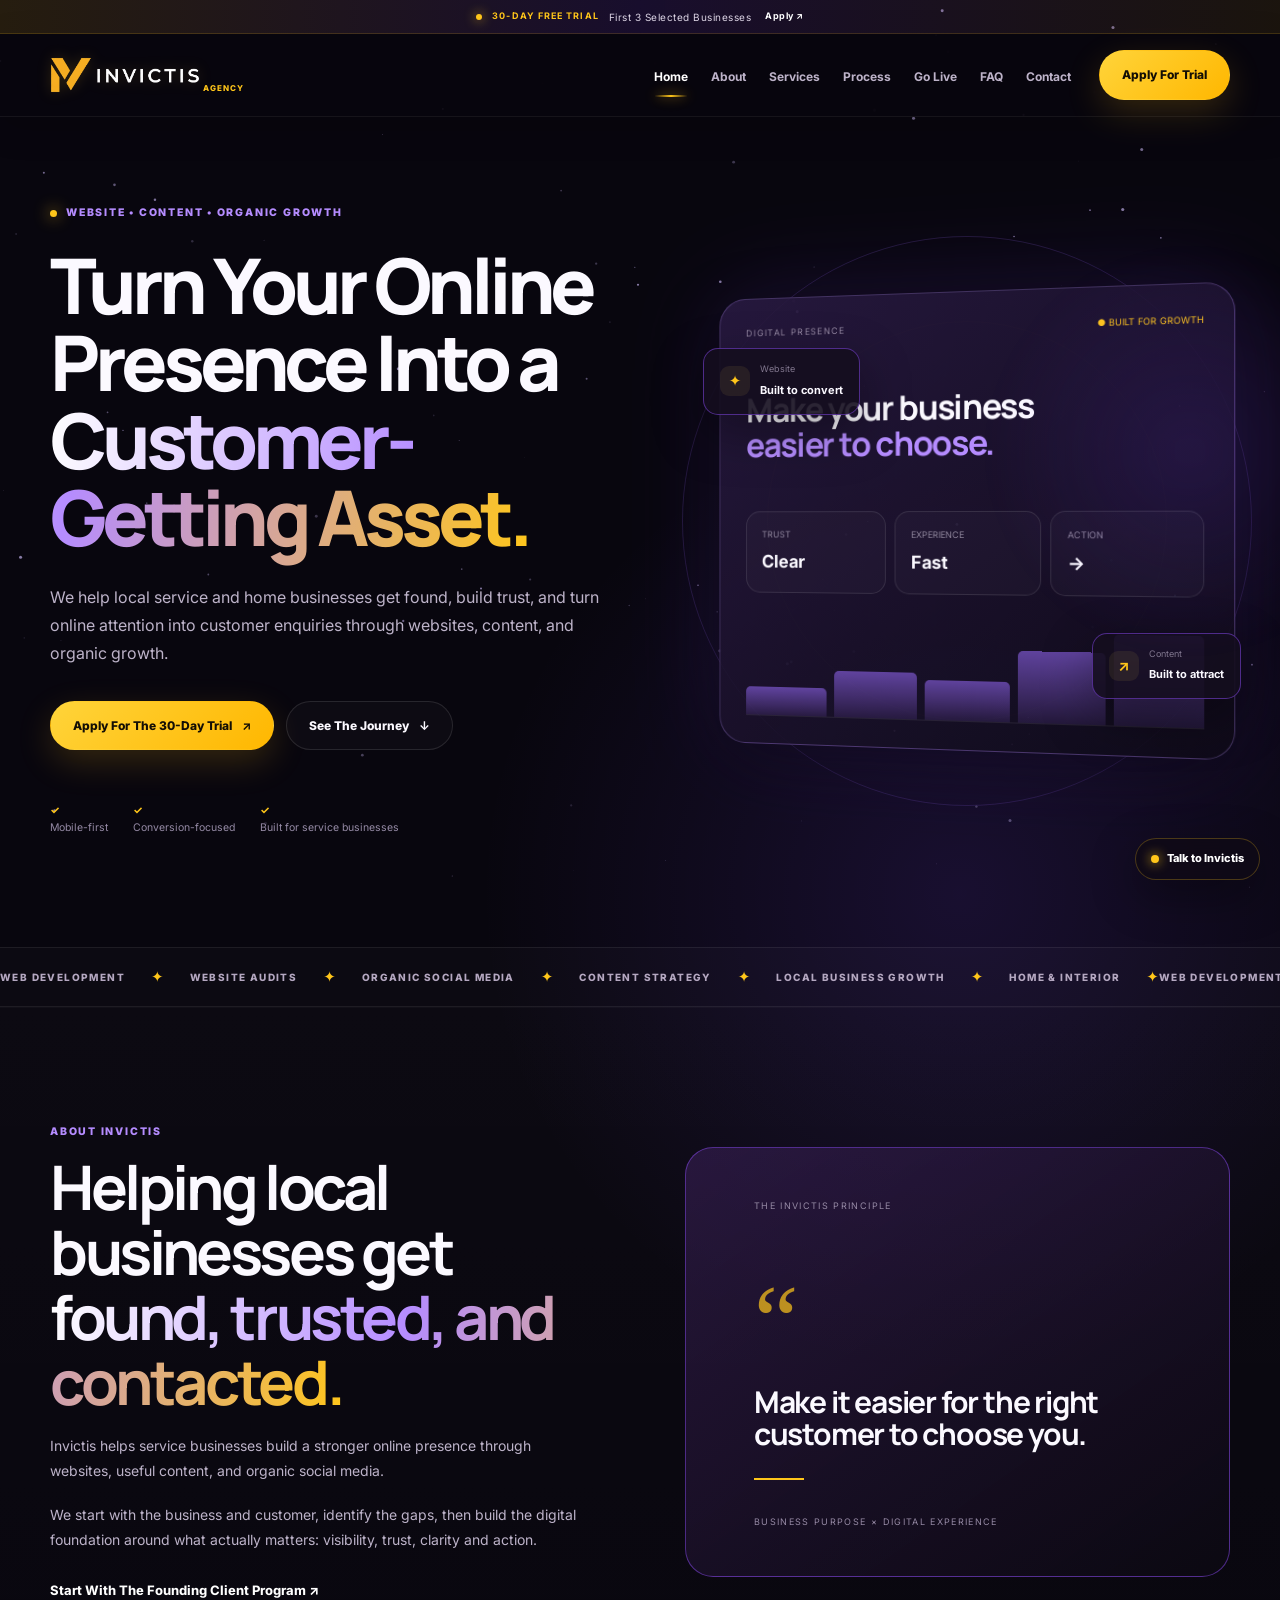
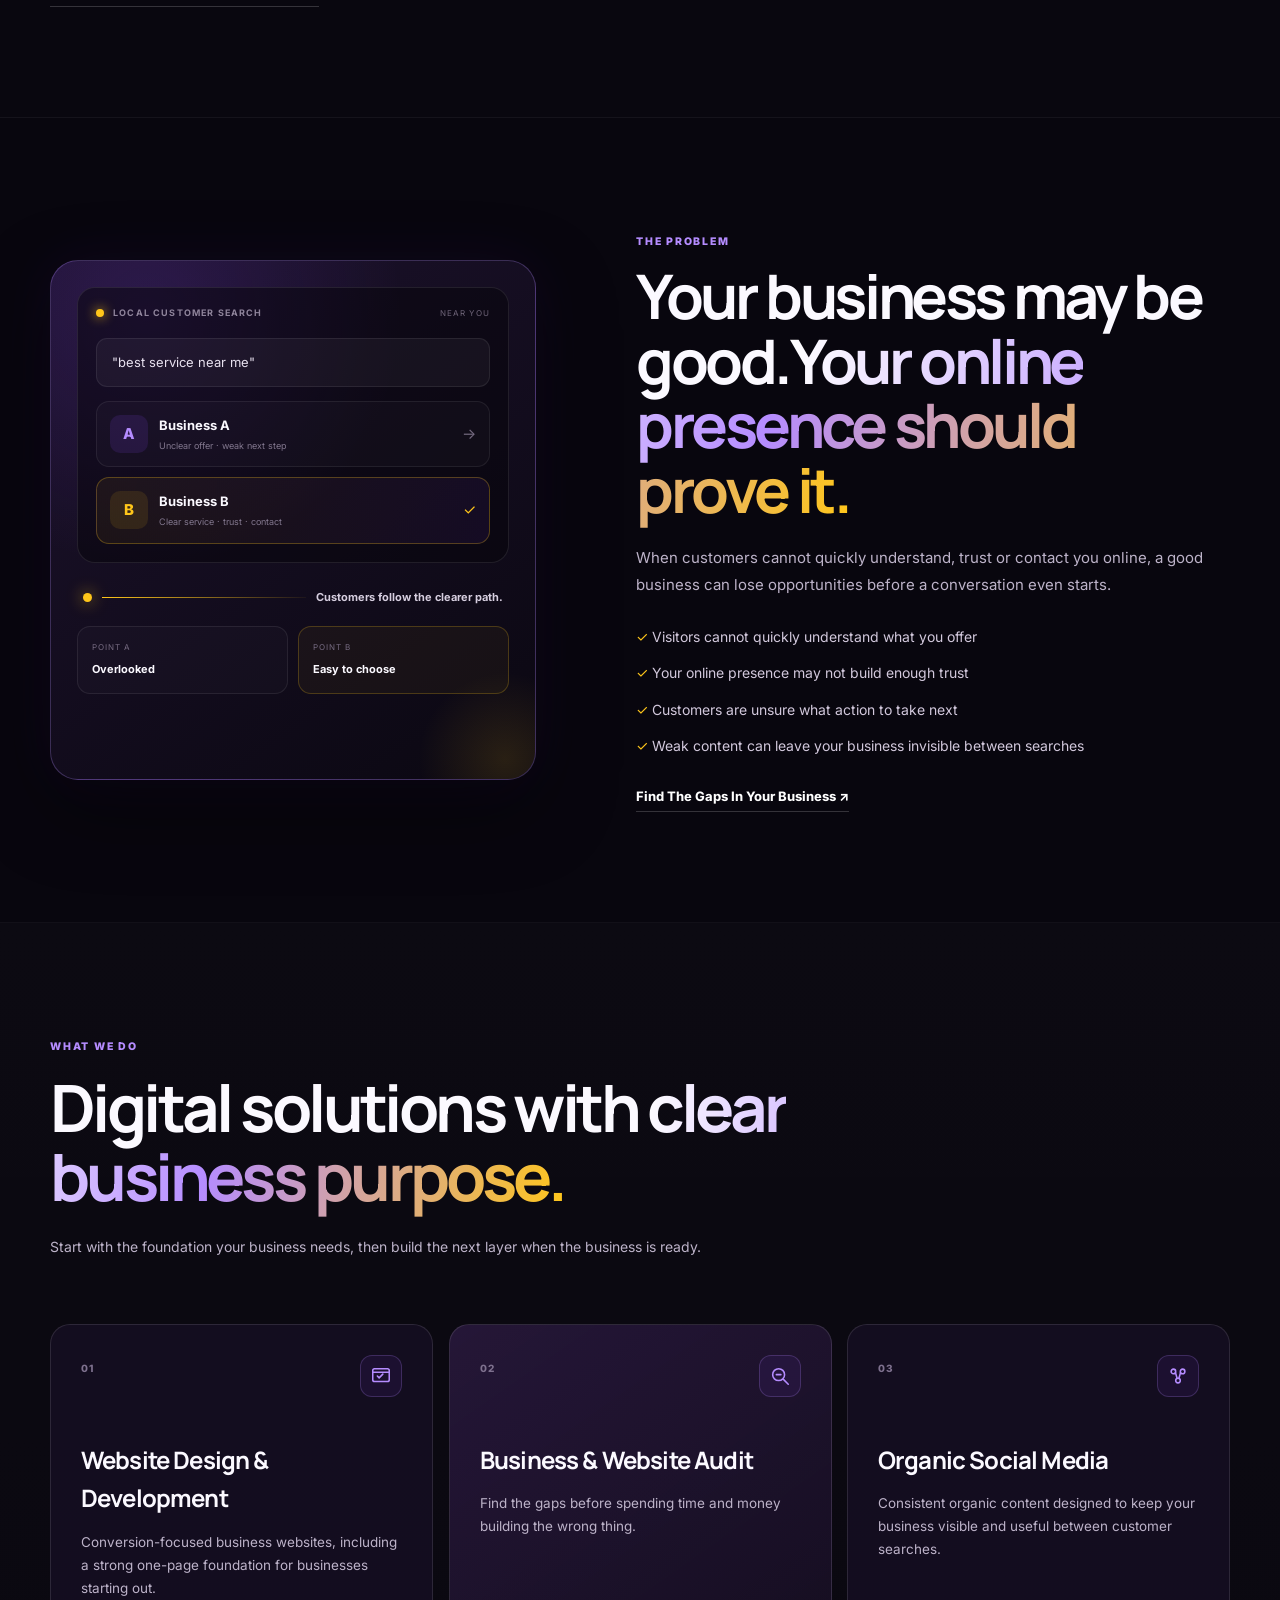
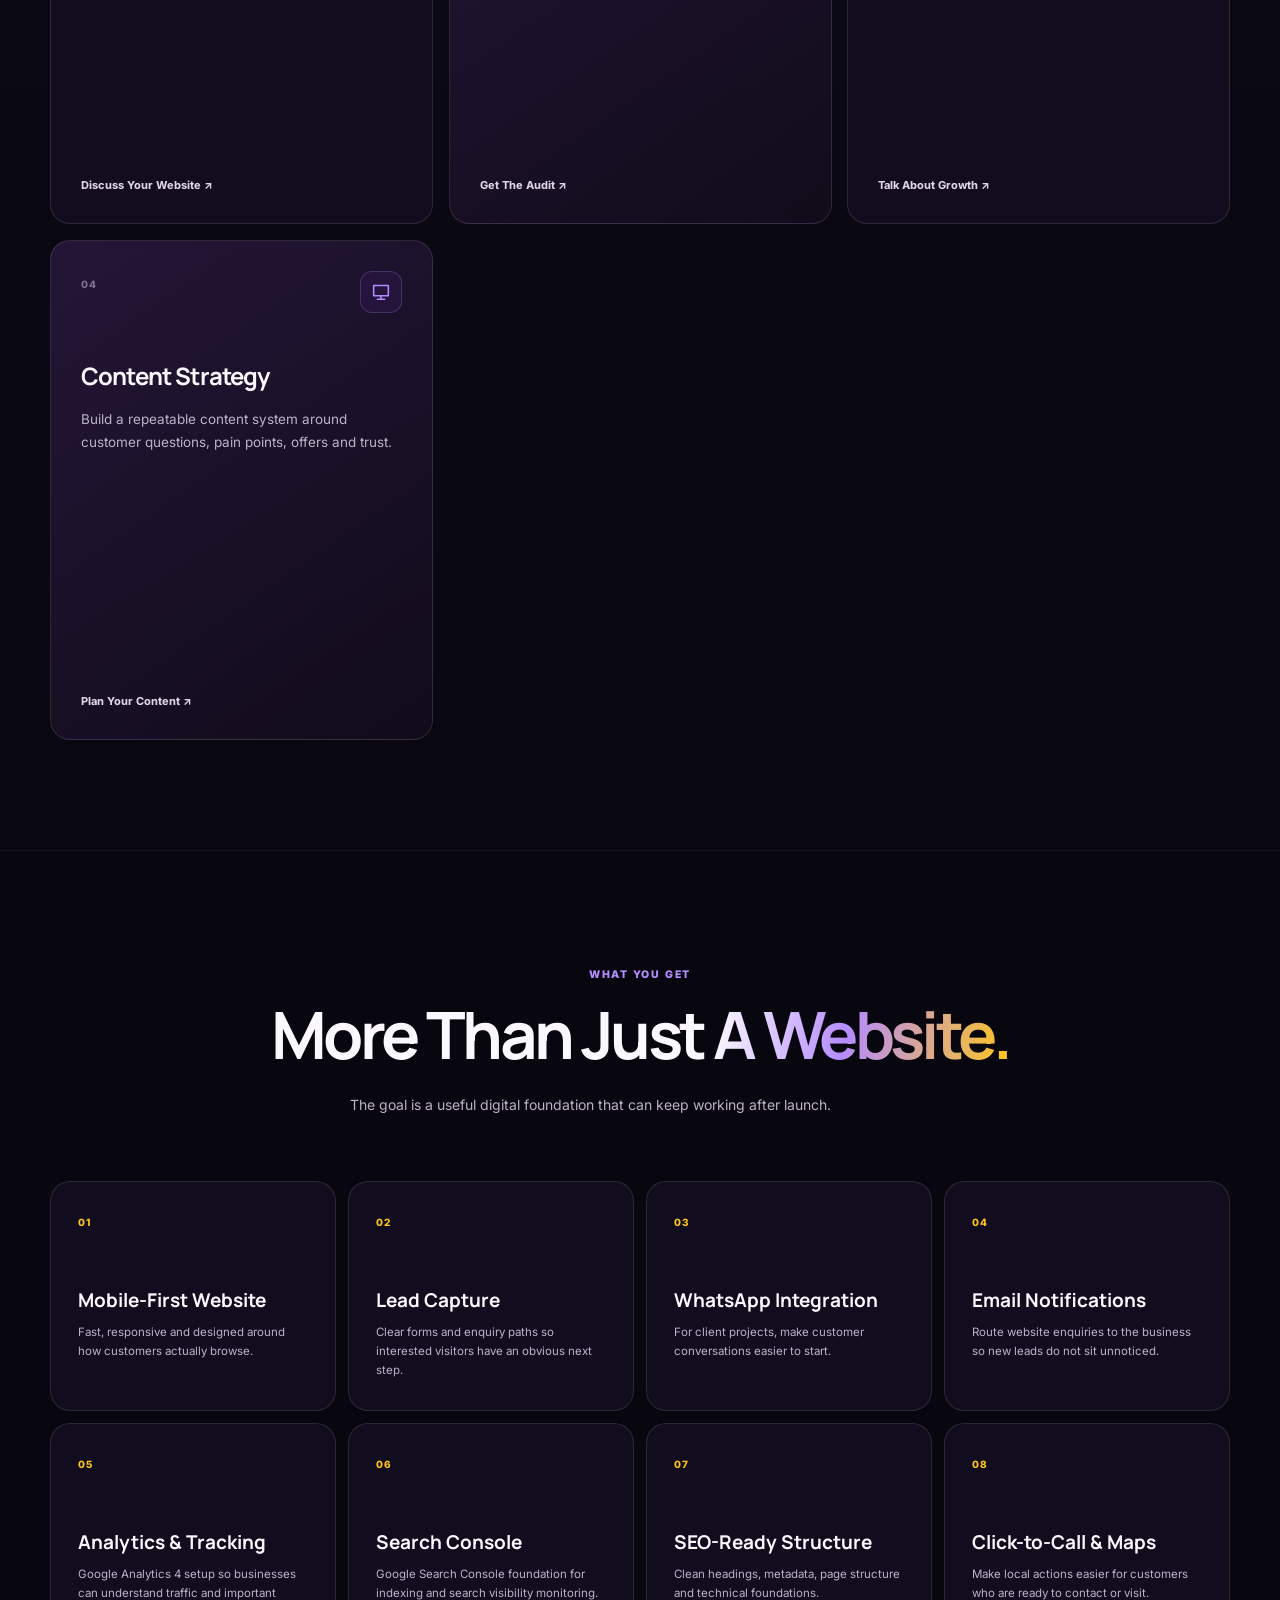
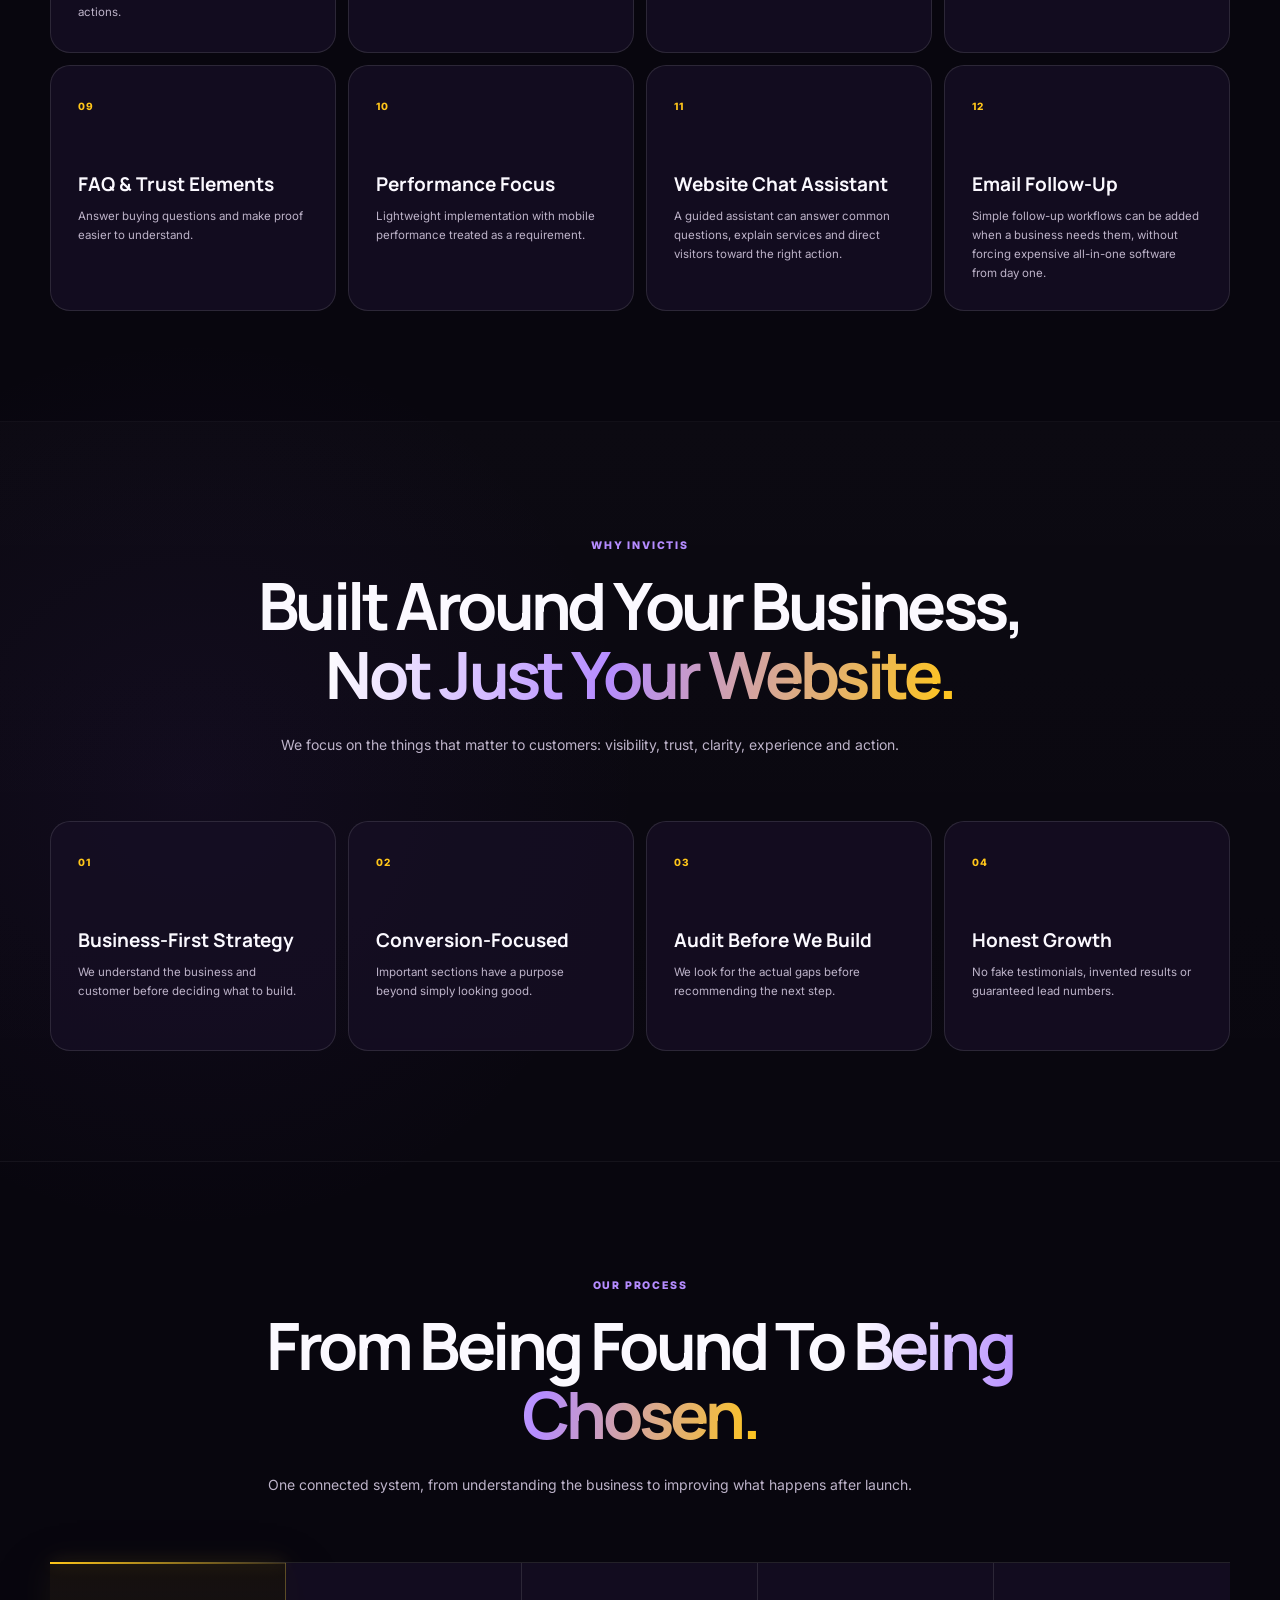
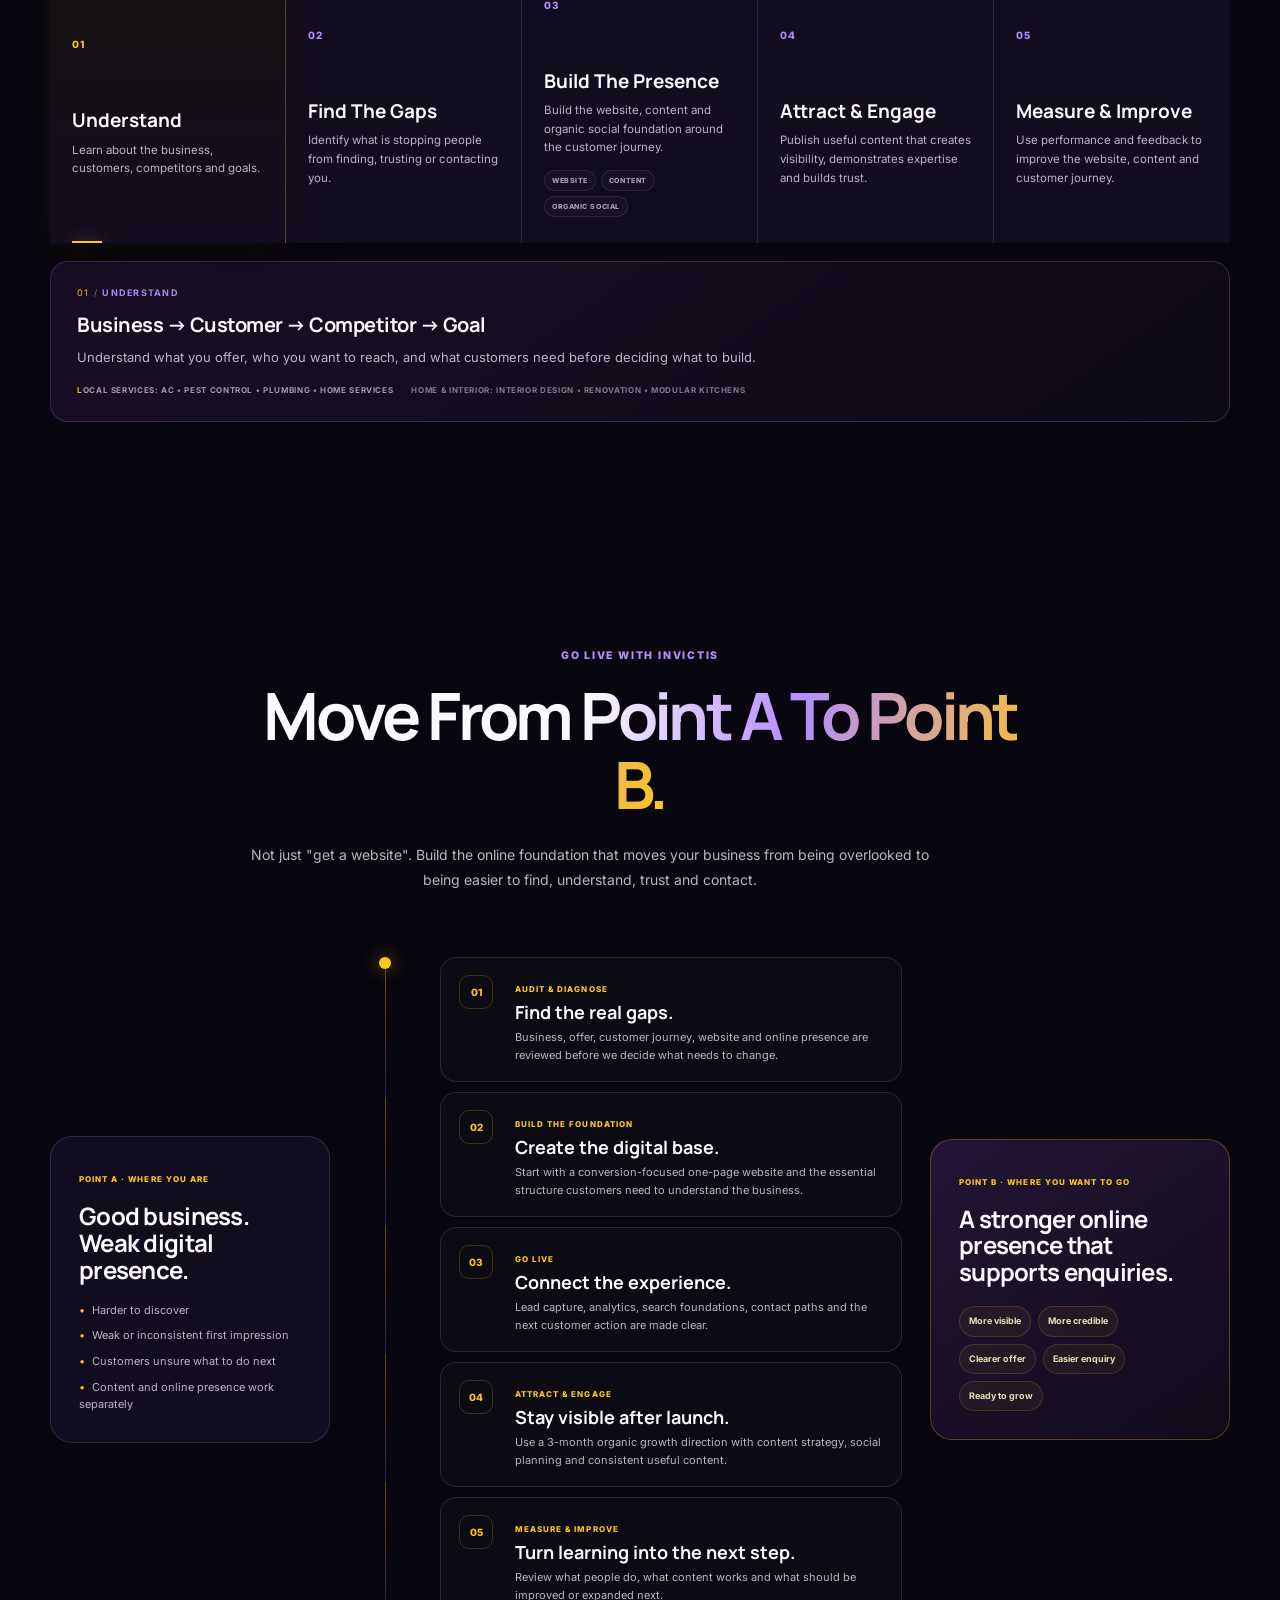
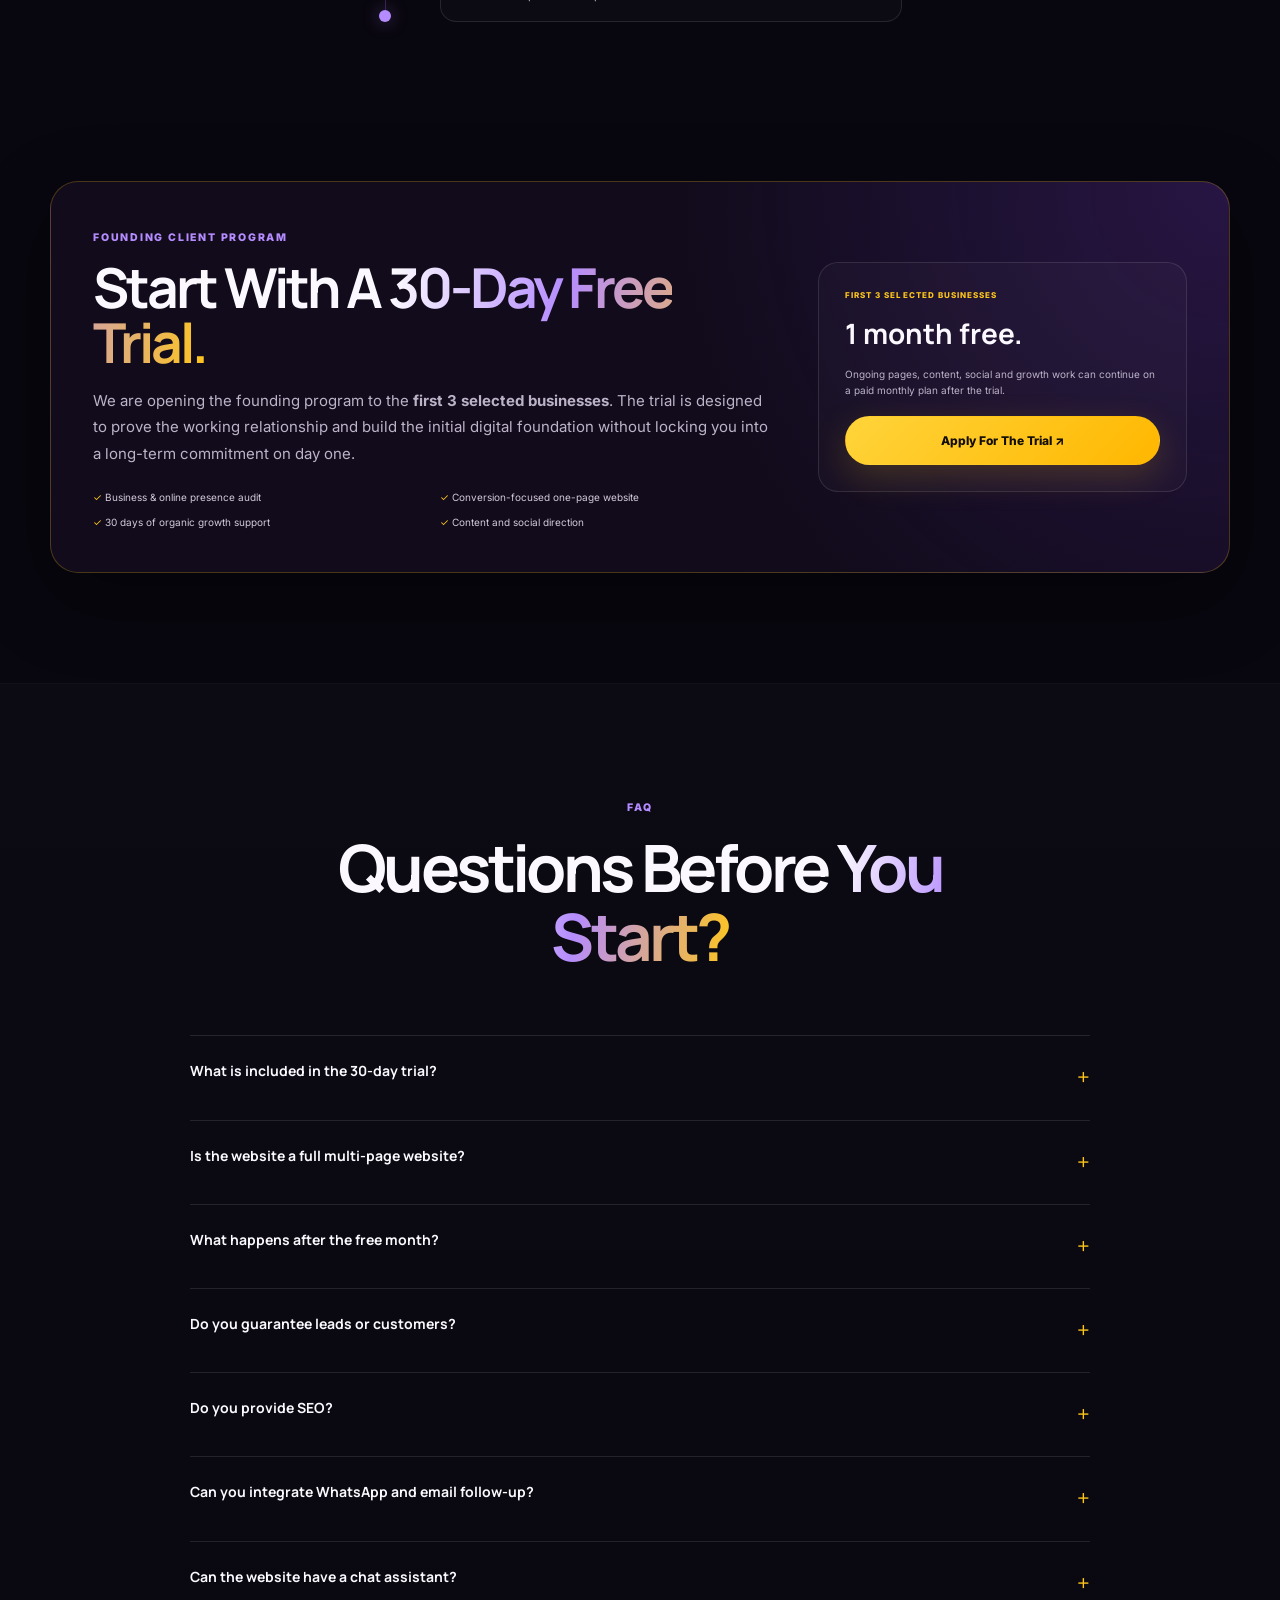
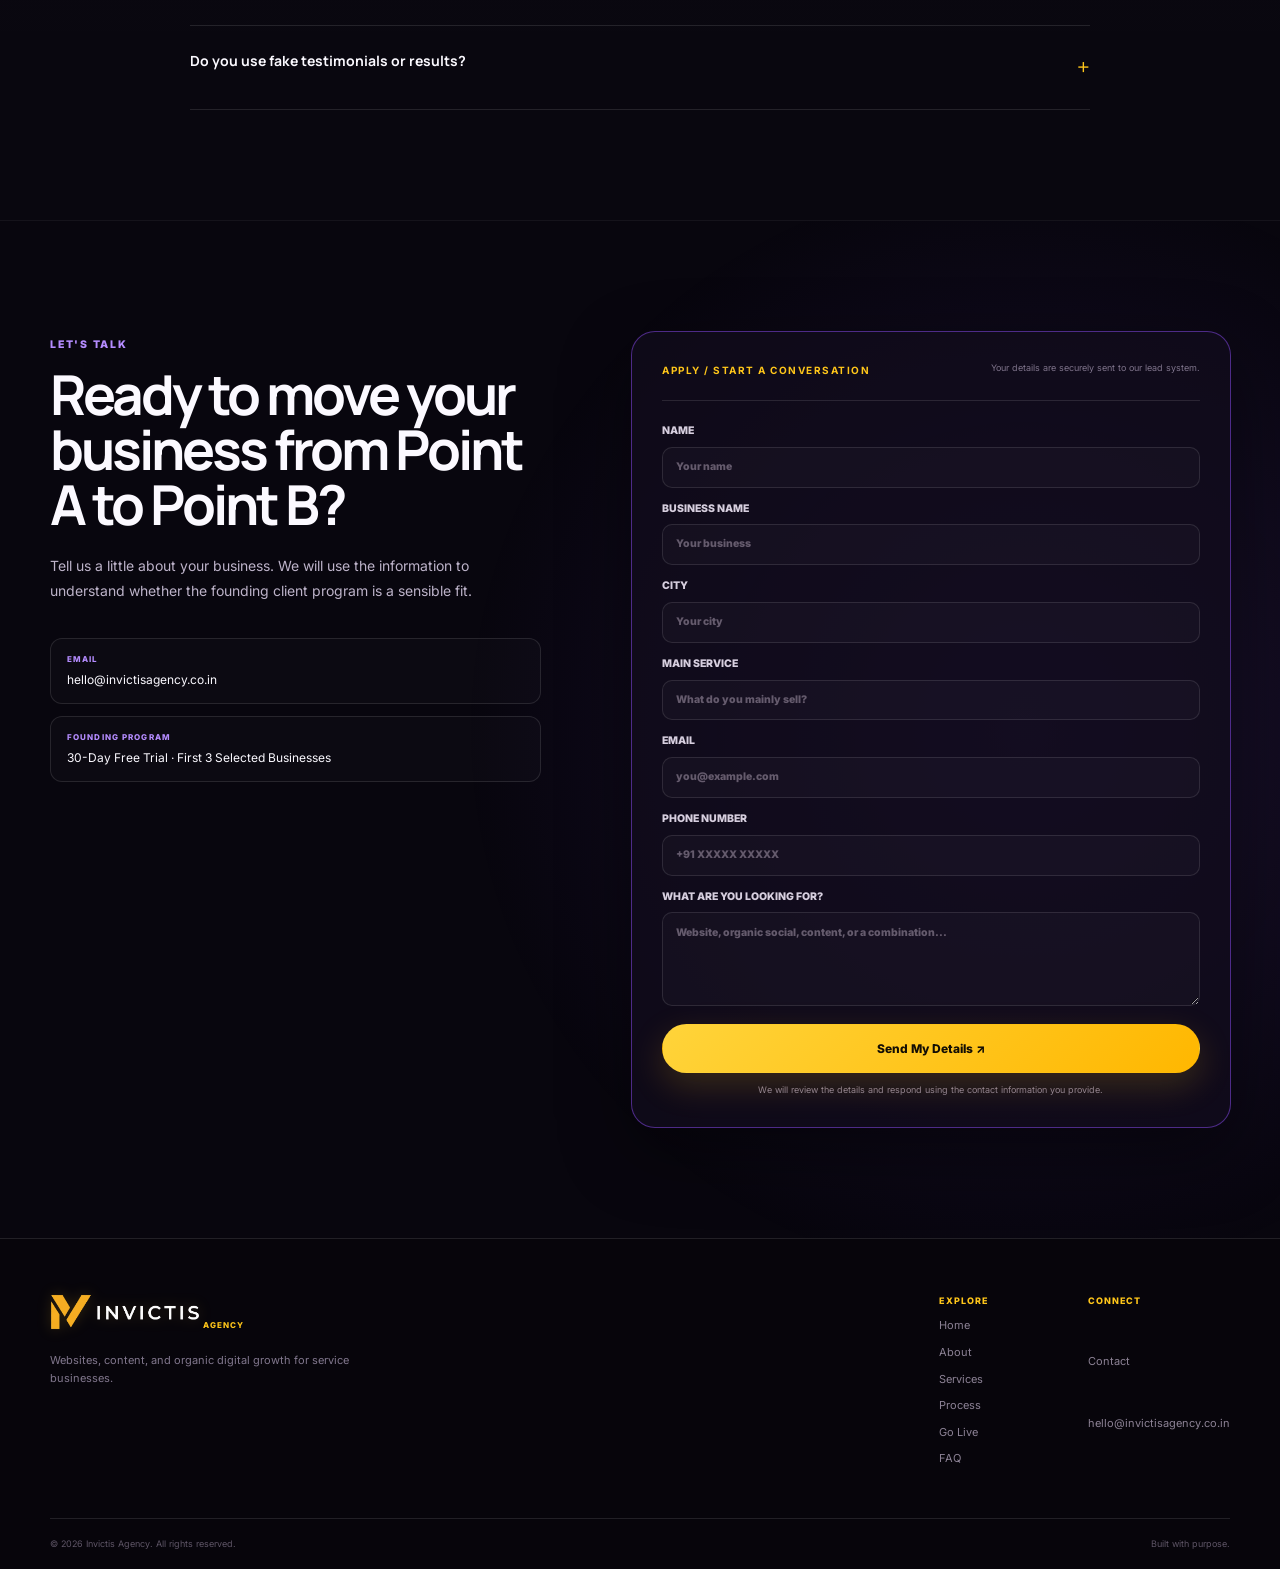
<file: index.html>
<!doctype html>
<html lang="en">
<head>
<meta charset="utf-8">
<meta name="viewport" content="width=device-width,initial-scale=1">
<meta name="description" content="Invictis Agency helps local service and home & interior businesses build trust, attract customers and generate more enquiries through conversion-focused websites, content and organic social media.">
<meta name="theme-color" content="#08060e">
<title>Invictis Agency | Websites, Content & Organic Growth</title>
<link rel="icon" type="image/png" sizes="512x512" href="assets/favicon.png">
<link rel="apple-touch-icon" href="assets/favicon.png">
<link rel="preconnect" href="https://fonts.googleapis.com">
<link rel="preconnect" href="https://fonts.gstatic.com" crossorigin>
<link href="https://fonts.googleapis.com/css2?family=Inter:wght@400;500;600;700&family=Manrope:wght@400;500;600;700;800&display=swap" rel="stylesheet">
<link rel="stylesheet" href="css/style.css">
<meta name="invictis-browser-compat" content="progressive-enhancement">
<style id="invictis-browser-compat">
  /* Keep critical lead-form content usable if privacy tools block enhancement scripts. */
  .form-status[hidden]{display:none!important}
  .form-status{margin-top:12px;font-size:.92rem}
</style>
</head>
<body>
<canvas id="starfield" aria-hidden="true"></canvas>

<!-- FOUNDING CLIENT ANNOUNCEMENT -->
<a class="founding-banner" href="#trial" aria-label="30-Day Free Trial for the first 3 selected businesses">
  <span class="founding-dot"></span>
  <strong>30-DAY FREE TRIAL</strong>
  <span>First 3 Selected Businesses</span>
  <b>Apply ↗</b>
</a>

<header class="header">
  <div class="container nav">
    <a class="brand" href="#home" aria-label="Invictis Agency">
      <img class="brand-logo" src="assets/invictis-logo-exact.png" alt="Invictis Agency">
      <span class="brand-tag">AGENCY</span>
    </a>
    <button class="menu" aria-label="Open menu" aria-expanded="false"><span></span><span></span><span></span></button>
    <nav class="nav-links" aria-label="Primary navigation">
      <a href="#home" class="active" aria-current="page">Home</a>
      <a href="#about">About</a>
      <a href="#services">Services</a>
      <a href="#process">Process</a>
      <a href="#go-live">Go Live</a>
      <a href="#faq">FAQ</a>
      <a href="#contact">Contact</a>
    </nav>
    <a class="btn btn-primary nav-cta" href="#trial">Apply For Trial</a>
  </div>
</header>

<main>
<section class="hero section" id="home">
  <div class="container hero-grid">
    <div class="hero-copy reveal">
      <div class="eyebrow"><i></i> WEBSITE • CONTENT • ORGANIC GROWTH</div>
      <h1>Turn Your Online Presence Into a <span>Customer-Getting Asset.</span></h1>
      <p>We help local service and home businesses get found, build trust, and turn online attention into customer enquiries through websites, content, and organic growth.</p>
      <div class="actions">
        <a class="btn btn-primary" href="#trial">Apply For The 30-Day Trial <b>↗</b></a>
        <a class="btn btn-ghost" href="#go-live">See The Journey <b>↓</b></a>
      </div>
      <div class="hero-proof">
        <div><strong>✓</strong><small>Mobile-first</small></div>
        <div><strong>✓</strong><small>Conversion-focused</small></div>
        <div><strong>✓</strong><small>Built for service businesses</small></div>
      </div>
    </div>
    <div class="hero-art reveal delay">
      <div class="orbit one"></div><div class="orbit two"></div>
      <div class="dashboard">
        <div class="topline"><small>DIGITAL PRESENCE</small><em>● BUILT FOR GROWTH</em></div>
        <h2>Make your business<br><span>easier to choose.</span></h2>
        <div class="metrics"><div><small>Trust</small><strong>Clear</strong></div><div><small>Experience</small><strong>Fast</strong></div><div><small>Action</small><strong>→</strong></div></div>
        <div class="bars"><i></i><i></i><i></i><i></i><i></i></div>
      </div>
      <div class="float-card fc1"><b>✦</b><div><small>Website</small><strong>Built to convert</strong></div></div>
      <div class="float-card fc2"><b>↗</b><div><small>Content</small><strong>Built to attract</strong></div></div>
    </div>
  </div>
</section>

<section class="ticker" aria-label="Invictis services and focus">
  <div class="ticker-track">
    <div class="ticker-group"><span>WEB DEVELOPMENT</span><i>✦</i><span>WEBSITE AUDITS</span><i>✦</i><span>ORGANIC SOCIAL MEDIA</span><i>✦</i><span>CONTENT STRATEGY</span><i>✦</i><span>LOCAL BUSINESS GROWTH</span><i>✦</i><span>HOME &amp; INTERIOR</span><i>✦</i></div>
    <div class="ticker-group" aria-hidden="true"><span>WEB DEVELOPMENT</span><i>✦</i><span>WEBSITE AUDITS</span><i>✦</i><span>ORGANIC SOCIAL MEDIA</span><i>✦</i><span>CONTENT STRATEGY</span><i>✦</i><span>LOCAL BUSINESS GROWTH</span><i>✦</i><span>HOME &amp; INTERIOR</span><i>✦</i></div>
  </div>
</section>

<section class="section soft" id="about">
  <div class="container about-grid">
    <div class="about-copy reveal">
      <label>ABOUT INVICTIS</label>
      <h2>Helping local businesses get <span>found, trusted, and contacted.</span></h2>
      <p>Invictis helps service businesses build a stronger online presence through websites, useful content, and organic social media.</p>
      <p>We start with the business and customer, identify the gaps, then build the digital foundation around what actually matters: visibility, trust, clarity and action.</p>
      <a class="text-link" href="#trial">Start With The Founding Client Program ↗</a>
    </div>
    <div class="about-card reveal delay">
      <div><small>THE INVICTIS PRINCIPLE</small><strong>“</strong><h3>Make it easier for the right customer to choose you.</h3><hr><small>BUSINESS PURPOSE × DIGITAL EXPERIENCE</small></div>
    </div>
  </div>
</section>

<section class="section" id="problem">
  <div class="container problem-grid">
    <div class="problem-visual reveal">
      <div class="problem-search">
        <div class="problem-search-top"><span></span><b>LOCAL CUSTOMER SEARCH</b><small>near you</small></div>
        <div class="search-query">"best service near me"</div>
        <div class="search-results">
          <div class="result result-muted"><div class="result-avatar">A</div><div><strong>Business A</strong><small>Unclear offer · weak next step</small></div><em>→</em></div>
          <div class="result result-clear"><div class="result-avatar">B</div><div><strong>Business B</strong><small>Clear service · trust · contact</small></div><em>✓</em></div>
        </div>
      </div>
      <div class="choice-flow"><span class="flow-dot"></span><i></i><strong>Customers follow the clearer path.</strong></div>
      <div class="problem-outcomes"><div><small>POINT A</small><b>Overlooked</b></div><div><small>POINT B</small><b>Easy to choose</b></div></div>
    </div>
    <div class="problem-copy reveal delay">
      <label>THE PROBLEM</label>
      <h2>Your business may be good.<span>Your online presence should prove it.</span></h2>
      <p>When customers cannot quickly understand, trust or contact you online, a good business can lose opportunities before a conversation even starts.</p>
      <ul>
        <li>✓ Visitors cannot quickly understand what you offer</li>
        <li>✓ Your online presence may not build enough trust</li>
        <li>✓ Customers are unsure what action to take next</li>
        <li>✓ Weak content can leave your business invisible between searches</li>
      </ul>
      <a class="text-link" href="#trial">Find The Gaps In Your Business ↗</a>
    </div>
  </div>
</section>

<section class="section soft" id="services">
  <div class="container">
    <div class="heading reveal"><label>WHAT WE DO</label><h2>Digital solutions with <span>clear business purpose.</span></h2><p>Start with the foundation your business needs, then build the next layer when the business is ready.</p></div>
    <div class="services">
      <article class="service reveal"><small>01</small><b class="icon-box"><svg viewBox="0 0 24 24" aria-hidden="true"><rect x="3" y="4" width="18" height="14" rx="2"/><path d="M3 8h18"/><path d="m8 12 2 2 4-4"/></svg></b><h3>Website Design &amp; Development</h3><p>Conversion-focused business websites, including a strong one-page foundation for businesses starting out.</p><ul><li>Customer-focused structure</li><li>Mobile-first experience</li><li>Lead-focused CTAs</li><li>Service and landing-page sections when needed</li></ul><a href="#trial">Discuss Your Website ↗</a></article>
      <article class="service featured reveal"><small>02</small><b class="icon-box"><svg viewBox="0 0 24 24" aria-hidden="true"><circle cx="10.5" cy="10.5" r="6.5"/><path d="m16 16 5 5"/><path d="M8 10.5h5"/></svg></b><h3>Business &amp; Website Audit</h3><p>Find the gaps before spending time and money building the wrong thing.</p><ul><li>Business and offer review</li><li>Online presence audit</li><li>Trust and clarity gaps</li><li>Customer journey opportunities</li></ul><a href="#trial">Get The Audit ↗</a></article>
      <article class="service reveal"><small>03</small><b class="icon-box"><svg viewBox="0 0 24 24" aria-hidden="true"><circle cx="7" cy="7" r="2.5"/><circle cx="17" cy="7" r="2.5"/><circle cx="12" cy="17" r="2.5"/><path d="M9.2 8.2 11 14.5M14.8 8.2 13 14.5"/></svg></b><h3>Organic Social Media</h3><p>Consistent organic content designed to keep your business visible and useful between customer searches.</p><ul><li>Content strategy</li><li>Content planning</li><li>Organic publishing</li><li>Platform-specific direction</li></ul><a href="#trial">Talk About Growth ↗</a></article>
      <article class="service featured reveal"><small>04</small><b class="icon-box"><svg viewBox="0 0 24 24" aria-hidden="true"><path d="M4 5h16v11H4z"/><path d="M8 20h8M12 16v4"/></svg></b><h3>Content Strategy</h3><p>Build a repeatable content system around customer questions, pain points, offers and trust.</p><ul><li>Content pillars</li><li>Hooks and topics</li><li>Monthly calendars</li><li>Blog and social direction</li></ul><a href="#trial">Plan Your Content ↗</a></article>
    </div>
  </div>
</section>

<section class="section" id="what-you-get">
  <div class="container">
    <div class="heading centered reveal"><label>WHAT YOU GET</label><h2>More Than Just <span>A Website.</span></h2><p>The goal is a useful digital foundation that can keep working after launch.</p></div>
    <div class="pillars">
      <article class="pillar reveal"><small>01</small><h3>Mobile-First Website</h3><p>Fast, responsive and designed around how customers actually browse.</p></article>
      <article class="pillar reveal"><small>02</small><h3>Lead Capture</h3><p>Clear forms and enquiry paths so interested visitors have an obvious next step.</p></article>
      <article class="pillar reveal"><small>03</small><h3>WhatsApp Integration</h3><p>For client projects, make customer conversations easier to start.</p></article>
      <article class="pillar reveal"><small>04</small><h3>Email Notifications</h3><p>Route website enquiries to the business so new leads do not sit unnoticed.</p></article>
      <article class="pillar reveal"><small>05</small><h3>Analytics &amp; Tracking</h3><p>Google Analytics 4 setup so businesses can understand traffic and important actions.</p></article>
      <article class="pillar reveal"><small>06</small><h3>Search Console</h3><p>Google Search Console foundation for indexing and search visibility monitoring.</p></article>
      <article class="pillar reveal"><small>07</small><h3>SEO-Ready Structure</h3><p>Clean headings, metadata, page structure and technical foundations.</p></article>
      <article class="pillar reveal"><small>08</small><h3>Click-to-Call &amp; Maps</h3><p>Make local actions easier for customers who are ready to contact or visit.</p></article>
      <article class="pillar reveal"><small>09</small><h3>FAQ &amp; Trust Elements</h3><p>Answer buying questions and make proof easier to understand.</p></article>
      <article class="pillar reveal"><small>10</small><h3>Performance Focus</h3><p>Lightweight implementation with mobile performance treated as a requirement.</p></article>
      <article class="pillar reveal"><small>11</small><h3>Website Chat Assistant</h3><p>A guided assistant can answer common questions, explain services and direct visitors toward the right action.</p></article>
      <article class="pillar reveal"><small>12</small><h3>Email Follow-Up</h3><p>Simple follow-up workflows can be added when a business needs them, without forcing expensive all-in-one software from day one.</p></article>
    </div>
  </div>
</section>

<section class="section soft" id="why">
  <div class="container">
    <div class="heading centered reveal"><label>WHY INVICTIS</label><h2>Built Around Your Business, <span>Not Just Your Website.</span></h2><p>We focus on the things that matter to customers: visibility, trust, clarity, experience and action.</p></div>
    <div class="pillars">
      <article class="pillar reveal"><small>01</small><h3>Business-First Strategy</h3><p>We understand the business and customer before deciding what to build.</p></article>
      <article class="pillar reveal"><small>02</small><h3>Conversion-Focused</h3><p>Important sections have a purpose beyond simply looking good.</p></article>
      <article class="pillar reveal"><small>03</small><h3>Audit Before We Build</h3><p>We look for the actual gaps before recommending the next step.</p></article>
      <article class="pillar reveal"><small>04</small><h3>Honest Growth</h3><p>No fake testimonials, invented results or guaranteed lead numbers.</p></article>
    </div>
  </div>
</section>

<section class="section" id="process">
  <div class="container">
    <div class="heading centered reveal"><label>OUR PROCESS</label><h2>From Being Found To <span>Being Chosen.</span></h2><p>One connected system, from understanding the business to improving what happens after launch.</p></div>
    <div class="process-wrap reveal">
      <div class="process" data-progress="1" aria-label="Invictis growth process">
        <button class="step is-active" type="button" data-step="1" aria-pressed="true"><small>01</small><h3>Understand</h3><p>Learn about the business, customers, competitors and goals.</p></button>
        <button class="step" type="button" data-step="2" aria-pressed="false"><small>02</small><h3>Find The Gaps</h3><p>Identify what is stopping people from finding, trusting or contacting you.</p></button>
        <button class="step" type="button" data-step="3" aria-pressed="false"><small>03</small><h3>Build The Presence</h3><p>Build the website, content and organic social foundation around the customer journey.</p><span class="step-tools"><i>WEBSITE</i><i>CONTENT</i><i>ORGANIC SOCIAL</i></span></button>
        <button class="step" type="button" data-step="4" aria-pressed="false"><small>04</small><h3>Attract &amp; Engage</h3><p>Publish useful content that creates visibility, demonstrates expertise and builds trust.</p></button>
        <button class="step" type="button" data-step="5" aria-pressed="false"><small>05</small><h3>Measure &amp; Improve</h3><p>Use performance and feedback to improve the website, content and customer journey.</p></button>
      </div>
      <div class="process-detail" aria-live="polite">
        <div class="process-detail-label"><span>01</span> / <b>UNDERSTAND</b></div>
        <div class="process-detail-main"><div><strong>Business → Customer → Competitor → Goal</strong><p>Understand what you offer, who you want to reach, and what customers need before deciding what to build.</p></div></div>
        <div class="process-detail-relevance"><span>LOCAL SERVICES: AC • PEST CONTROL • PLUMBING • HOME SERVICES</span><span>HOME &amp; INTERIOR: INTERIOR DESIGN • RENOVATION • MODULAR KITCHENS</span></div>
      </div>
    </div>
  </div>
</section>

<!-- GO LIVE: POINT A TO POINT B -->
<section class="section go-live-section" id="go-live">
  <div class="container">
    <div class="heading centered reveal">
      <label>GO LIVE WITH INVICTIS</label>
      <h2>Move From <span>Point A To Point B.</span></h2>
      <p>Not just "get a website". Build the online foundation that moves your business from being overlooked to being easier to find, understand, trust and contact.</p>
    </div>

    <div class="journey reveal">
      <div class="journey-end journey-start">
        <small>POINT A · WHERE YOU ARE</small>
        <h3>Good business. Weak digital presence.</h3>
        <ul><li>Harder to discover</li><li>Weak or inconsistent first impression</li><li>Customers unsure what to do next</li><li>Content and online presence work separately</li></ul>
      </div>

      <div class="journey-line" aria-hidden="true">
        <span class="journey-node"></span>
        <i></i><i></i><i></i><i></i><i></i>
        <span class="journey-node end"></span>
      </div>

      <div class="journey-steps">
        <article><span>01</span><div><small>AUDIT &amp; DIAGNOSE</small><h3>Find the real gaps.</h3><p>Business, offer, customer journey, website and online presence are reviewed before we decide what needs to change.</p></div></article>
        <article><span>02</span><div><small>BUILD THE FOUNDATION</small><h3>Create the digital base.</h3><p>Start with a conversion-focused one-page website and the essential structure customers need to understand the business.</p></div></article>
        <article><span>03</span><div><small>GO LIVE</small><h3>Connect the experience.</h3><p>Lead capture, analytics, search foundations, contact paths and the next customer action are made clear.</p></div></article>
        <article><span>04</span><div><small>ATTRACT &amp; ENGAGE</small><h3>Stay visible after launch.</h3><p>Use a 3-month organic growth direction with content strategy, social planning and consistent useful content.</p></div></article>
        <article><span>05</span><div><small>MEASURE &amp; IMPROVE</small><h3>Turn learning into the next step.</h3><p>Review what people do, what content works and what should be improved or expanded next.</p></div></article>
      </div>

      <div class="journey-end journey-finish">
        <small>POINT B · WHERE YOU WANT TO GO</small>
        <h3>A stronger online presence that supports enquiries.</h3>
        <div class="journey-outcomes"><b>More visible</b><b>More credible</b><b>Clearer offer</b><b>Easier enquiry</b><b>Ready to grow</b></div>
      </div>
    </div>
  </div>
</section>

<section class="section trial-section" id="trial">
  <div class="container trial-card reveal">
    <div>
      <label>FOUNDING CLIENT PROGRAM</label>
      <h2>Start With A <span>30-Day Free Trial.</span></h2>
      <p>We are opening the founding program to the <strong>first 3 selected businesses</strong>. The trial is designed to prove the working relationship and build the initial digital foundation without locking you into a long-term commitment on day one.</p>
      <div class="trial-points">
        <span>✓ Business &amp; online presence audit</span>
        <span>✓ Conversion-focused one-page website</span>
        <span>✓ 30 days of organic growth support</span>
        <span>✓ Content and social direction</span>
      </div>
    </div>
    <div class="trial-cta">
      <div class="trial-badge">FIRST 3 SELECTED BUSINESSES</div>
      <strong>1 month free.</strong>
      <small>Ongoing pages, content, social and growth work can continue on a paid monthly plan after the trial.</small>
      <a class="btn btn-primary" href="#contact">Apply For The Trial ↗</a>
    </div>
  </div>
</section>

<section class="section soft" id="faq">
  <div class="container faq">
    <div class="heading centered reveal"><label>FAQ</label><h2>Questions Before <span>You Start?</span></h2></div>
    <details class="reveal"><summary>What is included in the 30-day trial?<b>+</b></summary><p>The founding trial starts with a business and online presence audit, a conversion-focused one-page website foundation and 30 days of agreed organic growth support.</p></details>
    <details class="reveal"><summary>Is the website a full multi-page website?<b>+</b></summary><p>The founding trial is intentionally structured around a strong one-page website. Additional pages, expanded service sections and ongoing website work can continue under a paid monthly plan.</p></details>
    <details class="reveal"><summary>What happens after the free month?<b>+</b></summary><p>If the working relationship is a good fit, ongoing website, content, organic social and growth work can continue as a paid monthly engagement based on the business scope.</p></details>
    <details class="reveal"><summary>Do you guarantee leads or customers?<b>+</b></summary><p>No. We do not guarantee a specific number of leads or customers. We build and improve the online foundation that gives the business better opportunities to be found, trusted and contacted.</p></details>
    <details class="reveal"><summary>Do you provide SEO?<b>+</b></summary><p>Websites include sensible SEO foundations, analytics and Search Console setup. Ongoing SEO can be scoped separately as the business grows.</p></details>
    <details class="reveal"><summary>Can you integrate WhatsApp and email follow-up?<b>+</b></summary><p>Yes. Customer contact paths, WhatsApp integration and simple email follow-up can be added where they make business sense. We do not force expensive all-in-one automation software into every project.</p></details>
    <details class="reveal"><summary>Can the website have a chat assistant?<b>+</b></summary><p>Yes. A guided website assistant can answer common questions, explain services, qualify basic intent and direct visitors toward the appropriate next step. More advanced AI automation can be added later if the business actually needs it.</p></details>
    <details class="reveal"><summary>Do you use fake testimonials or results?<b>+</b></summary><p>No. Invictis is building its first client portfolio, so we will show real work and real outcomes as they exist rather than inventing proof.</p></details>
  </div>
</section>

<section class="section contact" id="contact">
  <div class="container contact-grid">
    <div class="contact-copy reveal">
      <label>LET'S TALK</label>
      <h2>Ready to move your business from <span>Point A to Point B?</span></h2>
      <p>Tell us a little about your business. We will use the information to understand whether the founding client program is a sensible fit.</p>
      <div class="contact-details">
        <a href="mailto:hello@invictisagency.co.in"><small>EMAIL</small>hello@invictisagency.co.in</a>
        <a href="#trial"><small>FOUNDING PROGRAM</small>30-Day Free Trial · First 3 Selected Businesses</a>
      </div>
    </div>

    <form class="form reveal delay" id="review-form" novalidate>
      <header><b>APPLY / START A CONVERSATION</b><small>Your details are securely sent to our lead system.</small></header>
      <label>Name<input required name="name" maxlength="80" autocomplete="name" placeholder="Your name"></label>
      <label>Business Name<input required name="business" maxlength="120" autocomplete="organization" placeholder="Your business"></label>
      <label>City<input name="city" maxlength="80" autocomplete="address-level2" placeholder="Your city"></label>
      <label>Main Service<input name="service" maxlength="100" placeholder="What do you mainly sell?"></label>
      <label>Email<input required type="email" name="email" id="lead-email" maxlength="150" autocomplete="email" placeholder="you@example.com"></label>
      <label>Phone Number<input required type="tel" name="phone" maxlength="20" autocomplete="tel" inputmode="tel" placeholder="+91 XXXXX XXXXX"></label>
      <label>What are you looking for?<textarea name="message" maxlength="1500" rows="4" placeholder="Website, organic social, content, or a combination..."></textarea></label>
      <div class="form-honeypot" aria-hidden="true"><label>Website<input type="text" name="website" tabindex="-1" autocomplete="off"></label></div>
      <input type="hidden" name="form_token" value="INVICTIS_FORM_2026">
      <button class="btn btn-primary" type="submit">Send My Details ↗</button>
      <p id="form-status" role="status" aria-live="polite">We will review the details and respond using the contact information you provide.</p>
    </form>
  </div>
</section>
</main>

<footer class="footer">
  <div class="container footer-top">
    <div>
      <a class="brand" href="#home"><img class="brand-logo" src="assets/invictis-logo-exact.png" alt="Invictis Agency"><span class="brand-tag">AGENCY</span></a>
      <p>Websites, content, and organic digital growth for service businesses.</p>
    </div>
    <div class="footer-links">
      <div><small>EXPLORE</small><a href="#home">Home</a><a href="#about">About</a><a href="#services">Services</a><a href="#process">Process</a><a href="#go-live">Go Live</a><a href="#faq">FAQ</a></div>
      <div><small>CONNECT</small><a href="#contact">Contact</a><a href="mailto:hello@invictisagency.co.in">hello@invictisagency.co.in</a></div>
    </div>
  </div>
  <div class="container footer-bottom"><span>© <span id="year"></span> Invictis Agency. All rights reserved.</span><span>Built with purpose.</span></div>
</footer>

<!-- Invictis Assistant: guided, lightweight, no API key required -->
<div class="assistant" id="assistant">
  <button class="assistant-toggle" type="button" aria-expanded="false" aria-controls="assistant-panel">
    <span class="assistant-dot"></span><span>Talk to Invictis</span>
  </button>
  <div class="assistant-panel" id="assistant-panel" hidden>
    <div class="assistant-head"><div><strong>Invictis Assistant</strong><small>Quick answers about our services</small></div><button type="button" class="assistant-close" aria-label="Close">×</button></div>
    <div class="assistant-messages" id="assistant-messages"></div>
    <div class="assistant-options" id="assistant-options"></div>
    <div class="assistant-input-row"><input id="assistant-input" type="text" placeholder="Ask a quick question..."><button id="assistant-send" type="button">→</button></div>
  </div>
</div>

<script src="js/script.js"></script>

<script id="invictis-browser-compat-js">
(function () {
  function lockExistingLeadForm() {
    var form = document.querySelector('#leadForm, form');
    if (!form || form.dataset.invictisSubmitGuard === '1') return;
    form.dataset.invictisSubmitGuard = '1';

    form.addEventListener('submit', function () {
      if (form.dataset.invictisSubmitting === '1') {
        return;
      }
      form.dataset.invictisSubmitting = '1';

      var button = form.querySelector('button[type="submit"], input[type="submit"]');
      if (button) {
        button.dataset.originalText = button.textContent || button.value || '';
        if ('textContent' in button) button.textContent = 'Sending...';
        if ('value' in button && button.tagName === 'INPUT') button.value = 'Sending...';
        button.disabled = true;

        window.setTimeout(function () {
          /* Re-enable only if the existing site code did not complete/reset the form. */
          if (document.body.contains(button) && form.dataset.invictisSubmitting === '1') {
            button.disabled = false;
            if (button.tagName === 'INPUT') button.value = button.dataset.originalText || 'Submit';
            else button.textContent = button.dataset.originalText || 'Submit';
            form.dataset.invictisSubmitting = '0';
          }
        }, 10000);
      }
    }, false);
  }

  if (document.readyState === 'loading') {
    document.addEventListener('DOMContentLoaded', lockExistingLeadForm);
  } else {
    lockExistingLeadForm();
  }
})();
</script>

</body>
</html>
</file>
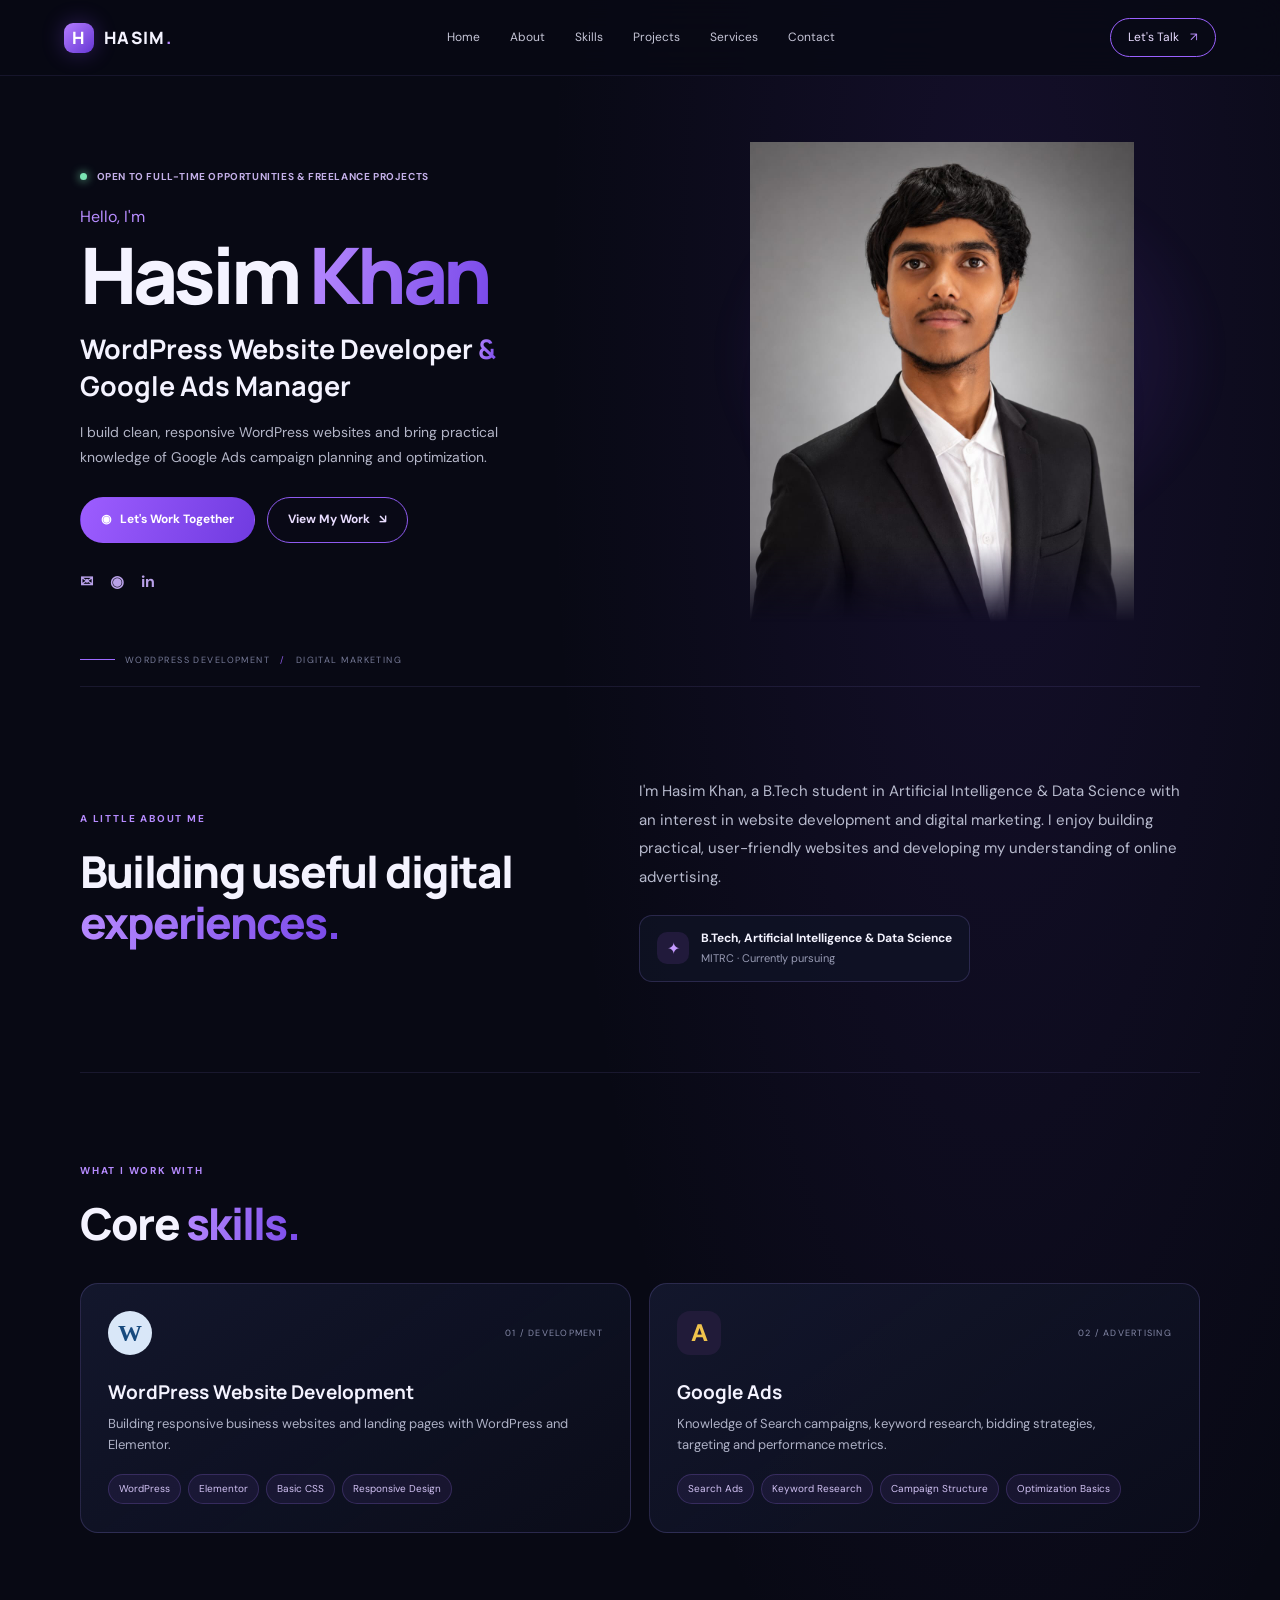
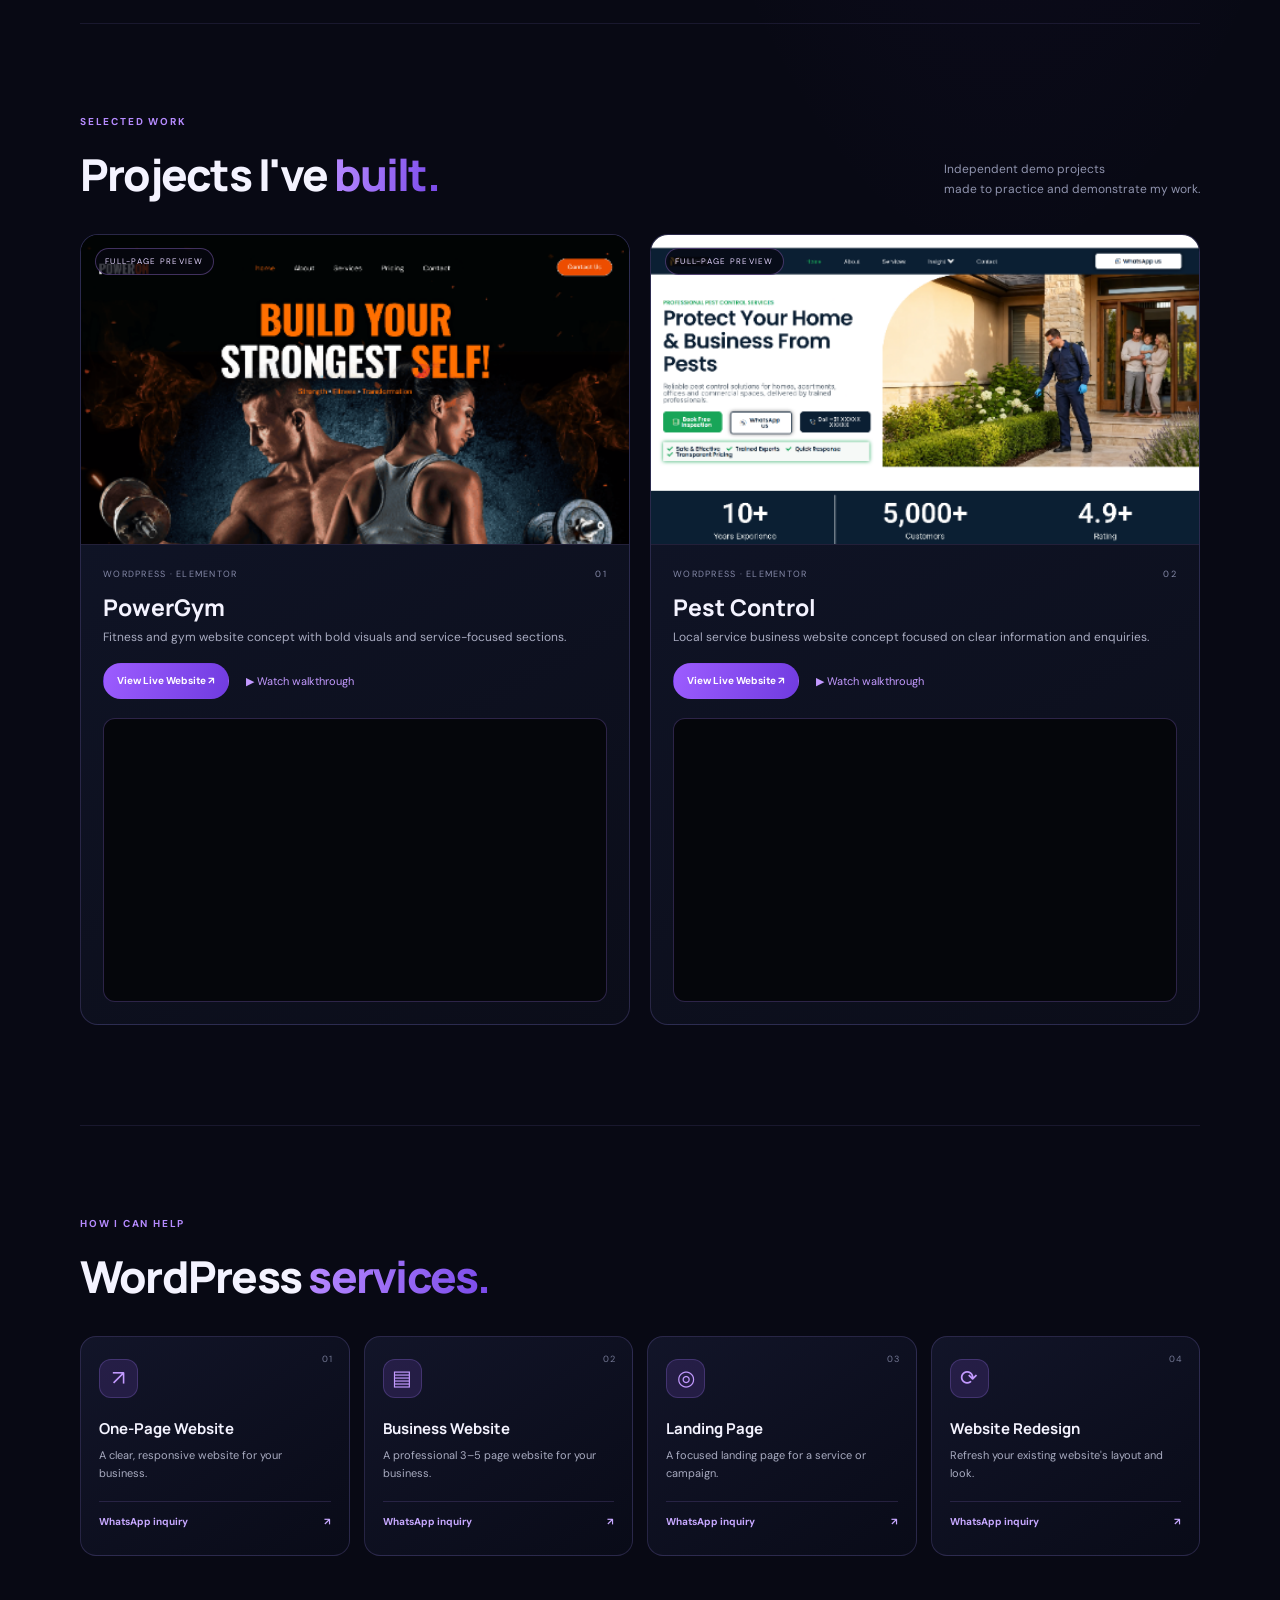
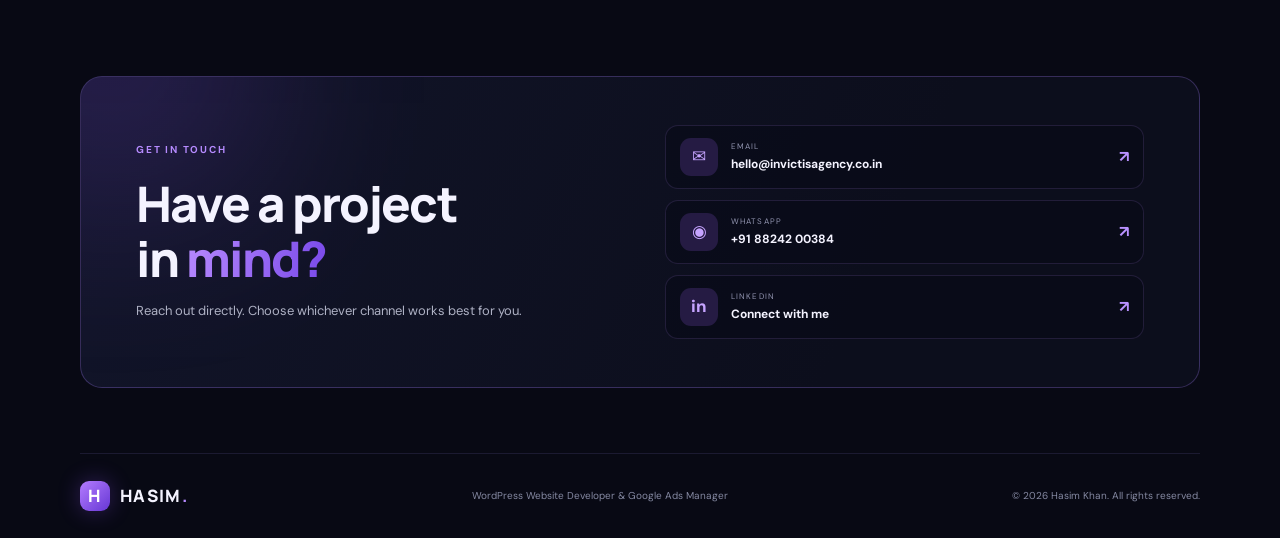
<file: hasim-portfolio/index.html>
<!doctype html>
<html lang="en">
<head>
  <meta charset="utf-8">
  <meta name="viewport" content="width=device-width, initial-scale=1">
  <meta name="theme-color" content="#080914">
  <title>Hasim Khan | WordPress Website Developer & Google Ads Manager</title>
  <link rel="preconnect" href="https://fonts.googleapis.com">
  <link rel="preconnect" href="https://fonts.gstatic.com" crossorigin>
  <link href="https://fonts.googleapis.com/css2?family=DM+Sans:wght@400;500;600;700&family=Manrope:wght@400;500;600;700;800&display=swap" rel="stylesheet">
  <link rel="stylesheet" href="styles.css">
</head>
<body>
  <div class="scroll-progress" aria-hidden="true"></div>
  <header class="site-header" id="top">
    <a class="brand" href="#home" aria-label="Hasim Khan home"><span class="brand-mark">H</span><span>HASIM<span class="brand-dot">.</span></span></a>
    <button class="menu-toggle" aria-label="Open navigation" aria-expanded="false"><span></span><span></span></button>
    <nav class="nav-links" aria-label="Main navigation">
      <a href="#home">Home</a><a href="#about">About</a><a href="#skills">Skills</a><a href="#projects">Projects</a><a href="#services">Services</a><a href="#contact">Contact</a>
    </nav>
    <a class="header-cta" href="https://wa.me/918824200384?text=Hi%20Hasim%2C%20I%20visited%20your%20portfolio%20and%20would%20like%20to%20connect." target="_blank" rel="noopener">Let's Talk <span>↗</span></a>
  </header>

  <main>
    <section class="hero section-wrap" id="home">
      <div class="hero-copy reveal">
        <p class="eyebrow"><span class="status-dot"></span> Open to Full-Time Opportunities & Freelance Projects</p>
        <p class="hello">Hello, I'm</p>
        <h1>Hasim <span>Khan</span></h1>
        <h2>WordPress Website Developer <span>&</span><br>Google Ads Manager</h2>
        <p class="hero-description">I build clean, responsive WordPress websites and bring practical knowledge of Google Ads campaign planning and optimization.</p>
        <div class="hero-actions">
          <a class="button button-primary" href="https://wa.me/918824200384?text=Hi%20Hasim%2C%20I%20visited%20your%20portfolio%20and%20would%20like%20to%20discuss%20a%20project." target="_blank" rel="noopener"><span class="wa-icon">◉</span> Let's Work Together</a>
          <a class="button button-secondary" href="#projects">View My Work <span>↘</span></a>
        </div>
        <div class="hero-socials" aria-label="Contact links"><a href="mailto:hello@invictisagency.co.in" aria-label="Email">✉</a><a href="https://wa.me/918824200384" target="_blank" rel="noopener" aria-label="WhatsApp">◉</a><a href="https://www.linkedin.com/in/be-vsible-hashimkhann/" target="_blank" rel="noopener" aria-label="LinkedIn">in</a></div>
      </div>
      <div class="hero-visual reveal"><div class="portrait-glow"></div><img src="assets/hasim-portrait.jpeg" alt="Professional portrait of Hasim Khan" class="portrait"></div>
      <div class="hero-bottom-note"><span class="line"></span> WORDPRESS DEVELOPMENT <span class="note-separator">/</span> DIGITAL MARKETING</div>
    </section>

    <section class="section section-wrap about-section" id="about">
      <div class="section-heading reveal"><p class="eyebrow">A LITTLE ABOUT ME</p><h2>Building useful digital<br><span>experiences.</span></h2></div>
      <div class="about-content reveal">
        <p>I'm Hasim Khan, a B.Tech student in Artificial Intelligence & Data Science with an interest in website development and digital marketing. I enjoy building practical, user-friendly websites and developing my understanding of online advertising.</p>
        <div class="education-chip"><span class="chip-icon">✦</span><span><strong>B.Tech, Artificial Intelligence & Data Science</strong><small>MITRC · Currently pursuing</small></span></div>
      </div>
    </section>

    <section class="section section-wrap" id="skills">
      <div class="section-heading reveal"><p class="eyebrow">WHAT I WORK WITH</p><h2>Core <span>skills.</span></h2></div>
      <div class="skill-grid">
        <article class="skill-card reveal"><div class="skill-top"><div class="skill-icon wordpress-icon">W</div><span class="card-index">01 / DEVELOPMENT</span></div><h3>WordPress Website Development</h3><p>Building responsive business websites and landing pages with WordPress and Elementor.</p><div class="skill-tags"><span>WordPress</span><span>Elementor</span><span>Basic CSS</span><span>Responsive Design</span></div></article>
        <article class="skill-card reveal"><div class="skill-top"><div class="skill-icon ads-icon">A</div><span class="card-index">02 / ADVERTISING</span></div><h3>Google Ads</h3><p>Knowledge of Search campaigns, keyword research, bidding strategies, targeting and performance metrics.</p><div class="skill-tags"><span>Search Ads</span><span>Keyword Research</span><span>Campaign Structure</span><span>Optimization Basics</span></div></article>
      </div>
    </section>

    <section class="section section-wrap projects-section" id="projects">
      <div class="section-heading section-heading-row reveal"><div><p class="eyebrow">SELECTED WORK</p><h2>Projects I've <span>built.</span></h2></div><p class="section-aside">Independent demo projects<br>made to practice and demonstrate my work.</p></div>
      <div class="project-grid">
        <article class="project-card reveal">
          <div class="project-image-wrap"><div class="project-image-label">FULL-PAGE PREVIEW</div><div class="project-image-scroll"><img src="assets/powergym-fullpage.png" alt="Full-page screenshot of the PowerGym fitness website"></div></div>
          <div class="project-info"><div class="project-meta"><span>WORDPRESS · ELEMENTOR</span><span>01</span></div><h3>PowerGym</h3><p>Fitness and gym website concept with bold visuals and service-focused sections.</p><div class="project-actions"><a class="button button-small button-primary" href="https://powergym.free.je" target="_blank" rel="noopener">View Live Website ↗</a><a class="text-link" href="https://youtube.com/shorts/Oqj07NrOYWk" target="_blank" rel="noopener">▶ Watch walkthrough</a></div><div class="video-frame"><iframe src="https://www.youtube-nocookie.com/embed/Oqj07NrOYWk" title="PowerGym website walkthrough" loading="lazy" allow="accelerometer; autoplay; clipboard-write; encrypted-media; gyroscope; picture-in-picture; web-share" referrerpolicy="strict-origin-when-cross-origin" allowfullscreen></iframe></div></div>
        </article>
        <article class="project-card reveal">
          <div class="project-image-wrap"><div class="project-image-label">FULL-PAGE PREVIEW</div><div class="project-image-scroll"><img src="assets/pest-control-fullpage.png" alt="Full-page screenshot of the Pest Control business website"></div></div>
          <div class="project-info"><div class="project-meta"><span>WORDPRESS · ELEMENTOR</span><span>02</span></div><h3>Pest Control</h3><p>Local service business website concept focused on clear information and enquiries.</p><div class="project-actions"><a class="button button-small button-primary" href="https://pestcontroldemo.free.je" target="_blank" rel="noopener">View Live Website ↗</a><a class="text-link" href="https://youtube.com/shorts/pxWGW4o5l90" target="_blank" rel="noopener">▶ Watch walkthrough</a></div><div class="video-frame"><iframe src="https://www.youtube-nocookie.com/embed/pxWGW4o5l90" title="Pest Control website walkthrough" loading="lazy" allow="accelerometer; autoplay; clipboard-write; encrypted-media; gyroscope; picture-in-picture; web-share" referrerpolicy="strict-origin-when-cross-origin" allowfullscreen></iframe></div></div>
        </article>
      </div>
    </section>

    <section class="section section-wrap" id="services">
      <div class="section-heading reveal"><p class="eyebrow">HOW I CAN HELP</p><h2>WordPress <span>services.</span></h2></div>
      <div class="service-grid">
        <article class="service-card reveal"><span class="service-number">01</span><div class="service-icon">↗</div><h3>One-Page Website</h3><p>A clear, responsive website for your business.</p><a href="https://wa.me/918824200384?text=Hi%20Hasim%2C%20I'm%20interested%20in%20a%20one-page%20WordPress%20website." target="_blank" rel="noopener">WhatsApp inquiry <span>↗</span></a></article>
        <article class="service-card reveal"><span class="service-number">02</span><div class="service-icon">▤</div><h3>Business Website</h3><p>A professional 3–5 page website for your business.</p><a href="https://wa.me/918824200384?text=Hi%20Hasim%2C%20I'm%20interested%20in%20a%20WordPress%20business%20website." target="_blank" rel="noopener">WhatsApp inquiry <span>↗</span></a></article>
        <article class="service-card reveal"><span class="service-number">03</span><div class="service-icon">◎</div><h3>Landing Page</h3><p>A focused landing page for a service or campaign.</p><a href="https://wa.me/918824200384?text=Hi%20Hasim%2C%20I'm%20interested%20in%20a%20WordPress%20landing%20page." target="_blank" rel="noopener">WhatsApp inquiry <span>↗</span></a></article>
        <article class="service-card reveal"><span class="service-number">04</span><div class="service-icon">⟳</div><h3>Website Redesign</h3><p>Refresh your existing website's layout and look.</p><a href="https://wa.me/918824200384?text=Hi%20Hasim%2C%20I'm%20interested%20in%20a%20WordPress%20website%20redesign." target="_blank" rel="noopener">WhatsApp inquiry <span>↗</span></a></article>
      </div>
    </section>

    <section class="contact-section section-wrap" id="contact">
      <div class="contact-glow"></div><div class="contact-copy reveal"><p class="eyebrow">GET IN TOUCH</p><h2>Have a project<br>in <span>mind?</span></h2><p>Reach out directly. Choose whichever channel works best for you.</p></div>
      <div class="contact-links reveal"><a href="mailto:hello@invictisagency.co.in"><span class="contact-icon">✉</span><span><small>EMAIL</small><strong>hello@invictisagency.co.in</strong></span><b>↗</b></a><a href="https://wa.me/918824200384" target="_blank" rel="noopener"><span class="contact-icon">◉</span><span><small>WHATSAPP</small><strong>+91 88242 00384</strong></span><b>↗</b></a><a href="https://www.linkedin.com/in/be-vsible-hashimkhann/" target="_blank" rel="noopener"><span class="contact-icon linkedin-icon">in</span><span><small>LINKEDIN</small><strong>Connect with me</strong></span><b>↗</b></a></div>
    </section>
  </main>

  <footer class="site-footer section-wrap"><a class="brand" href="#home"><span class="brand-mark">H</span><span>HASIM<span class="brand-dot">.</span></span></a><p>WordPress Website Developer & Google Ads Manager</p><span class="copyright">© <span id="year"></span> Hasim Khan. All rights reserved.</span></footer>
  <script src="script.js"></script>
</body>
</html>
</file>
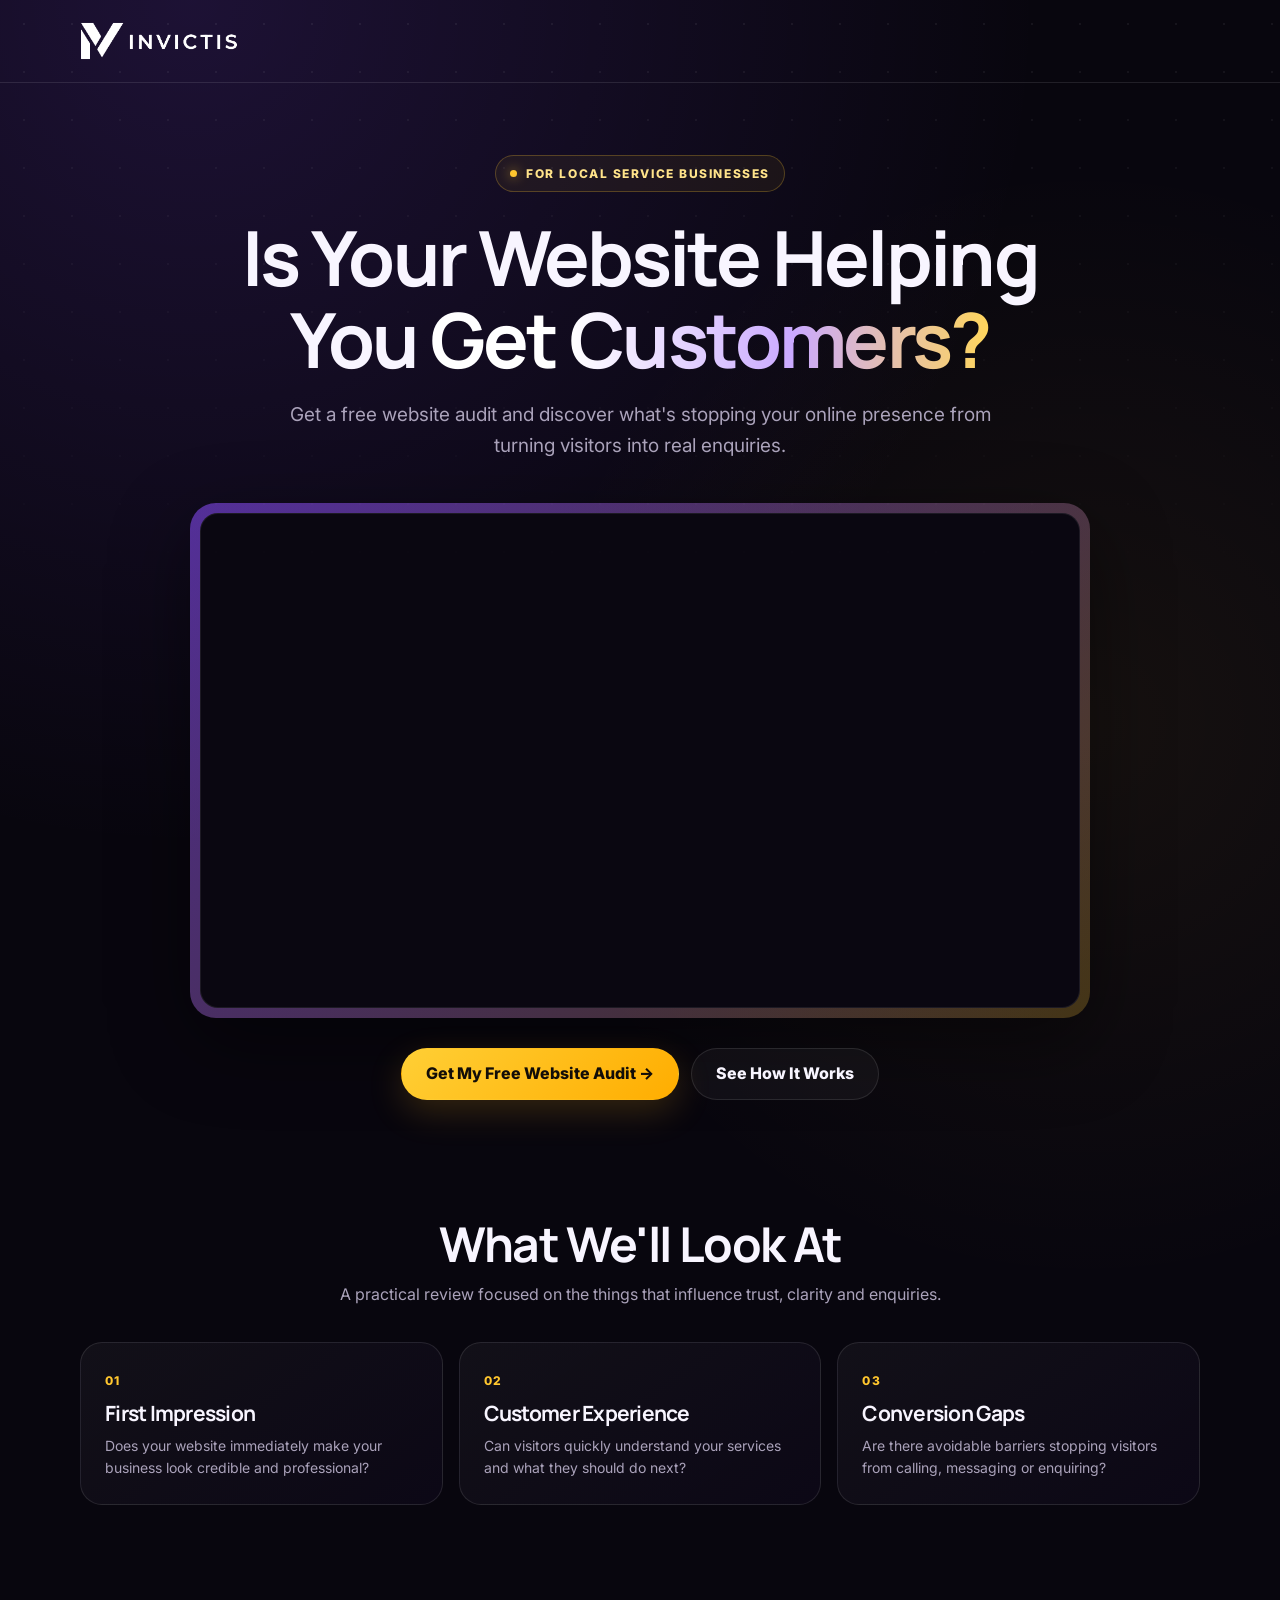
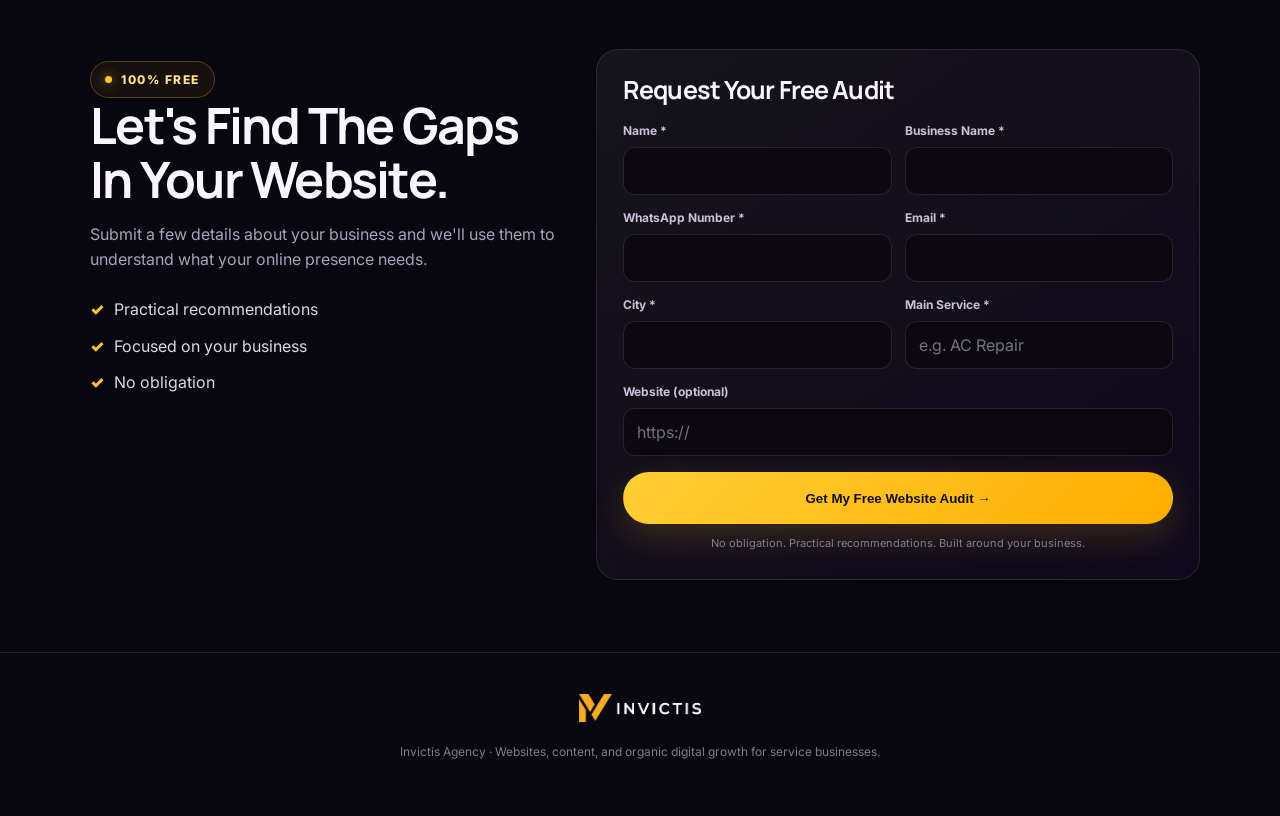
<file: offer/index.html>
<!doctype html>
<html lang="en">
<head>
<meta charset="utf-8">
<meta name="viewport" content="width=device-width,initial-scale=1">
<meta name="description" content="Get a free website audit from Invictis Agency for your local service business.">
<title>Free Website Audit | Invictis Agency</title>
<link rel="icon" href="../assets/favicon.png">
<link rel="stylesheet" href="./style.css">
</head>
<body>
<header class="topbar">
  <div class="container">
    <!-- LOGO: Uses the existing Invictis logo from your main website. -->
    <a href="../" aria-label="Invictis Agency home"><img class="logo" src="../assets/invictis-logo-exact.png" alt="Invictis Agency"></a>
  </div>
</header>

<main>
  <section class="hero">
    <div class="container">
      <div class="eyebrow reveal">FOR LOCAL SERVICE BUSINESSES</div>
      <h1 class="reveal">Is Your Website Helping You <span class="gradient">Get Customers?</span></h1>
      <p class="lead reveal">Get a free website audit and discover what's stopping your online presence from turning visitors into real enquiries.</p>

      <div class="video-wrap reveal">
        <div class="video-box">
          <!-- VIDEO: Replace the placeholder below with your YouTube embed once you send the unlisted video link.
               Example: <iframe src="https://www.youtube.com/embed/nw0bPiqfMu8?rel=0&modestbranding=1" title="Invictis Agency website audit video" allowfullscreen></iframe> -->
          <iframe
            src="https://www.youtube.com/embed/nw0bPiqfMu8?rel=0&modestbranding=1"
            title="Invictis Agency Free Website Audit Video"
            loading="lazy"
            allow="accelerometer; autoplay; clipboard-write; encrypted-media; gyroscope; picture-in-picture; web-share"
            allowfullscreen></iframe>
        </div>
      </div>

      <div class="actions reveal">
        <a class="btn btn-primary" href="#audit-form">Get My Free Website Audit →</a>
        <a class="btn btn-secondary" href="#how-it-works">See How It Works</a>
      </div>
    </div>
  </section>

  <section class="section" id="how-it-works">
    <div class="container">
      <div class="section-head reveal">
        <h2>What We'll Look At</h2>
        <p>A practical review focused on the things that influence trust, clarity and enquiries.</p>
      </div>
      <div class="grid">
        <article class="card reveal"><span class="num">01</span><h3>First Impression</h3><p>Does your website immediately make your business look credible and professional?</p></article>
        <article class="card reveal"><span class="num">02</span><h3>Customer Experience</h3><p>Can visitors quickly understand your services and what they should do next?</p></article>
        <article class="card reveal"><span class="num">03</span><h3>Conversion Gaps</h3><p>Are there avoidable barriers stopping visitors from calling, messaging or enquiring?</p></article>
      </div>
    </div>
  </section>

  <section class="section" id="audit-form">
    <div class="container form-shell">
      <div class="offer-copy reveal">
        <div class="eyebrow">100% FREE</div>
        <h2>Let's Find The Gaps In Your Website.</h2>
        <p>Submit a few details about your business and we'll use them to understand what your online presence needs.</p>
        <ul class="checks">
          <li>Practical recommendations</li>
          <li>Focused on your business</li>
          <li>No obligation</li>
        </ul>
      </div>

      <form class="form reveal" id="auditForm">
        <h3>Request Your Free Audit</h3>
        <div class="fields">
          <div class="field"><label for="name">Name *</label><input id="name" name="name" required autocomplete="name"></div>
          <div class="field"><label for="business">Business Name *</label><input id="business" name="business" required></div>
          <div class="field"><label for="whatsapp">WhatsApp Number *</label><input id="whatsapp" name="whatsapp" type="tel" required autocomplete="tel"></div>
          <div class="field"><label for="email">Email *</label><input id="email" name="email" type="email" required autocomplete="email"></div>
          <div class="field"><label for="city">City *</label><input id="city" name="city" required></div>
          <div class="field"><label for="service">Main Service *</label><input id="service" name="service" placeholder="e.g. AC Repair" required></div>
          <div class="field full"><label for="website">Website (optional)</label><input id="website" name="website" type="url" placeholder="https://"></div>
        </div>
        <button class="btn btn-primary" type="submit">Get My Free Website Audit →</button>
        <p class="fineprint">No obligation. Practical recommendations. Built around your business.</p>
      </form>
    </div>
  </section>
</main>

<footer class="footer">
  <div class="container">
    <img src="../assets/invictis-logo-exact.png" alt="Invictis Agency">
    <div>Invictis Agency · Websites, content, and organic digital growth for service businesses.</div>
  </div>
</footer>
<script src="./script.js"></script>
</body>
</html>
</file>
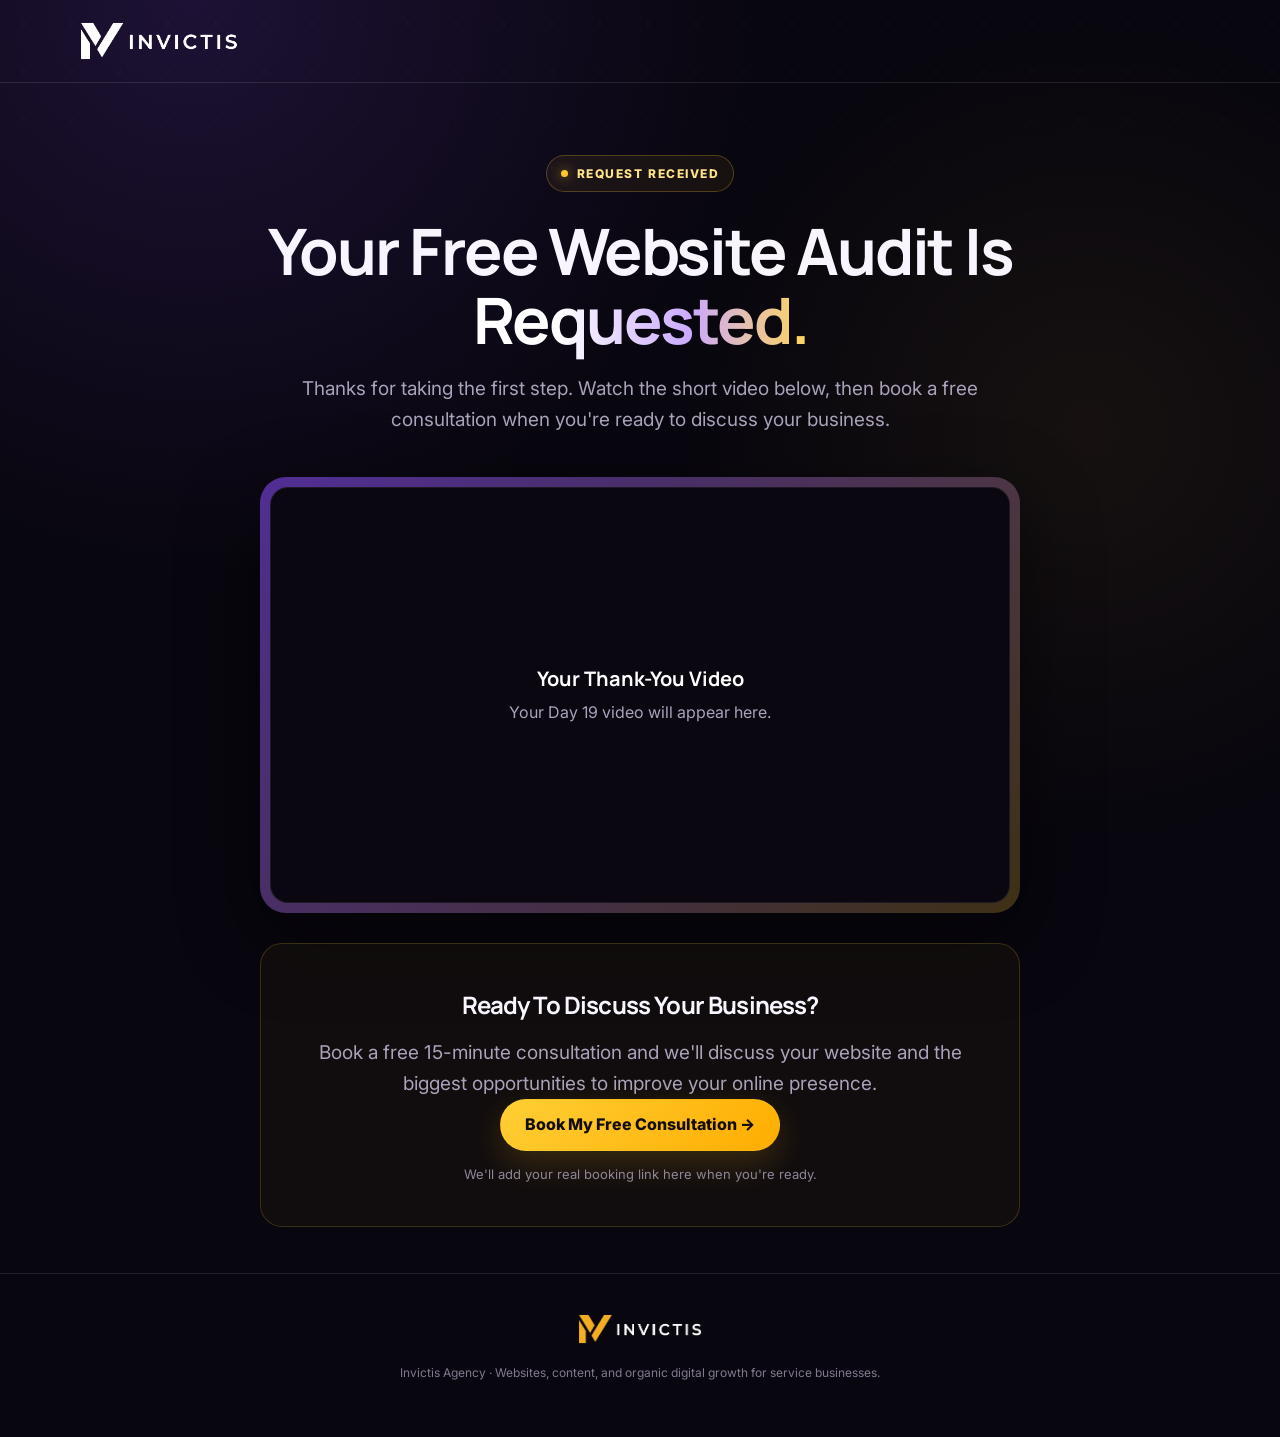
<file: offer/thank-you/index.html>
<!doctype html>
<html lang="en">
<head>
<meta charset="utf-8">
<meta name="viewport" content="width=device-width,initial-scale=1">
<meta name="robots" content="noindex,follow">
<title>Thank You | Invictis Agency</title>
<link rel="icon" href="../../assets/favicon.png">
<link rel="stylesheet" href="../style.css">
</head>
<body>
<header class="topbar">
  <div class="container">
    <a href="../../" aria-label="Invictis Agency home"><img class="logo" src="../../assets/invictis-logo-exact.png" alt="Invictis Agency"></a>
  </div>
</header>

<main>
  <section class="hero">
    <div class="container success">
      <div class="eyebrow reveal">REQUEST RECEIVED</div>
      <h1 class="reveal">Your Free Website Audit Is <span class="gradient">Requested.</span></h1>
      <p class="lead reveal">Thanks for taking the first step. Watch the short video below, then book a free consultation when you're ready to discuss your business.</p>

      <div class="video-wrap reveal">
        <div class="video-box">
          <!-- VIDEO: Replace this placeholder with your Day 19 YouTube Unlisted embed after you send the link.
               Example: <iframe src="https://www.youtube.com/embed/nw0bPiqfMu8?rel=0&modestbranding=1" title="Invictis Agency thank you video" allowfullscreen></iframe> -->
          <div class="video-placeholder">
            <strong>Your Thank-You Video</strong>
            <span>Your Day 19 video will appear here.</span>
          </div>
        </div>
      </div>

      <div class="book-box reveal">
        <h2>Ready To Discuss Your Business?</h2>
        <p class="lead">Book a free 15-minute consultation and we'll discuss your website and the biggest opportunities to improve your online presence.</p>
        <!-- BOOKING: Add your Google Calendar / Calendly link later. -->
        <a class="btn btn-primary" href="#" onclick="alert('Booking will be connected later.'); return false;">Book My Free Consultation →</a>
        <p class="small">We'll add your real booking link here when you're ready.</p>
      </div>
    </div>
  </section>
</main>

<footer class="footer">
  <div class="container">
    <img src="../../assets/invictis-logo-exact.png" alt="Invictis Agency">
    <div>Invictis Agency · Websites, content, and organic digital growth for service businesses.</div>
  </div>
</footer>
<script src="../script.js"></script>
</body>
</html>
</file>
<file: css/style.css>
/* ============================================================
INVICTIS AGENCY MASTER STYLES
QUICK EDIT: change these variables to change the visual system.
============================================================ */
:root{--bg:#09070f;--soft:#100c19;--card:rgba(24,17,37,.76);--purple:#9b6cff;--purple2:#b18cff;--yellow:#ffd85a;--text:#f7f3ff;--muted:#b8aec8;--border:rgba(255,255,255,.10);--pb:rgba(155,108,255,.35);--radius:22px;--max:1180px}
*{box-sizing:border-box;margin:0;padding:0}html{scroll-behavior:smooth}body{background:radial-gradient(circle at 75% 8%,rgba(126,71,255,.14),transparent 30rem),radial-gradient(circle at 15% 50%,rgba(106,52,190,.08),transparent 28rem),var(--bg);color:var(--text);font:15px/1.6 Inter,system-ui,-apple-system,"Segoe UI",sans-serif;overflow-x:hidden}a{color:inherit;text-decoration:none}button,input,textarea{font:inherit}#starfield{position:fixed;inset:0;width:100%;height:100%;z-index:-2;pointer-events:none;opacity:.7}.container{width:min(var(--max),calc(100% - 40px));margin:auto}.section{padding:110px 0;position:relative}.soft{background:linear-gradient(180deg,rgba(255,255,255,.018),rgba(255,255,255,.008));border-block:1px solid rgba(255,255,255,.035)}
.header{position:sticky;top:0;z-index:20;background:rgba(9,7,15,.68);backdrop-filter:blur(18px);border-bottom:1px solid rgba(255,255,255,.06)}.nav{min-height:76px;display:flex;align-items:center;gap:28px}.brand{display:inline-flex;align-items:center;gap:8px;white-space:nowrap}.brand-mark{width:30px;height:30px;display:grid;place-items:center;border:1px solid var(--purple);border-radius:9px;color:var(--yellow);font-weight:900;box-shadow:0 0 22px rgba(155,108,255,.28)}.brand-name{font-size:20px;font-weight:800;letter-spacing:-.04em}.brand-tag{color:var(--purple2);font-size:8px;letter-spacing:.19em;font-weight:800;align-self:flex-end;margin-bottom:5px}.nav-links{margin-left:auto;display:flex;gap:25px}.nav-links a{color:var(--muted);font-size:13px}.nav-links a:hover{color:#fff}.btn{display:inline-flex;align-items:center;justify-content:center;gap:10px;border:1px solid transparent;border-radius:999px;padding:14px 21px;font-size:12px;font-weight:800;transition:.3s}.btn:hover{transform:translateY(-3px)}.btn-primary{background:linear-gradient(135deg,var(--purple2),var(--purple));box-shadow:0 12px 35px rgba(125,77,255,.25)}.btn-primary:hover{box-shadow:0 18px 45px rgba(125,77,255,.38)}.btn-ghost{border-color:var(--border);background:rgba(255,255,255,.025)}.menu{display:none;background:none;border:0}.menu span{display:block;width:24px;height:2px;background:#fff;margin:5px}
.hero{min-height:770px;display:grid;align-items:center;padding-top:95px;overflow:hidden}.hero-grid{display:grid;grid-template-columns:1.05fr .95fr;gap:70px;align-items:center}.eyebrow,label{color:var(--purple2);font-size:10px;font-weight:850;letter-spacing:.17em;text-transform:uppercase}.eyebrow{display:flex;align-items:center;gap:9px;margin-bottom:24px}.eyebrow i{width:7px;height:7px;border-radius:50%;background:var(--yellow);box-shadow:0 0 16px var(--yellow)}.hero h1{font-size:clamp(50px,6.2vw,88px);line-height:.98;letter-spacing:-.065em}.hero h1 span,.heading h2 span,.problem-copy h2 span,.about-copy h2 span{background:linear-gradient(100deg,#fff,var(--purple2) 45%,var(--yellow));-webkit-background-clip:text;background-clip:text;color:transparent}.hero-copy>p{max-width:650px;margin-top:27px;color:var(--muted);font-size:17px;line-height:1.8}.actions{display:flex;gap:12px;flex-wrap:wrap;margin-top:34px}.hero-proof{display:flex;gap:25px;margin-top:52px;flex-wrap:wrap}.hero-proof div{display:grid}.hero-proof strong{color:var(--yellow);font-size:11px}.hero-proof small{color:#958aa5;font-size:10px}.hero-art{min-height:540px;position:relative;display:grid;place-items:center}.dashboard{width:min(520px,100%);padding:28px;border:1px solid rgba(182,143,255,.28);background:linear-gradient(145deg,rgba(40,25,65,.9),rgba(14,10,24,.9));border-radius:28px;box-shadow:0 24px 70px rgba(0,0,0,.42),0 0 90px rgba(112,61,220,.14);transform:perspective(900px) rotateY(-8deg)}.topline{display:flex;justify-content:space-between}.topline small{color:#968aa5;font-size:9px;letter-spacing:.15em}.topline em{color:var(--yellow);font-size:9px;font-style:normal}.dashboard h2{font-size:34px;line-height:1.05;letter-spacing:-.04em;margin-top:55px}.dashboard h2 span{color:var(--purple2)}.metrics{display:grid;grid-template-columns:repeat(3,1fr);gap:9px;margin-top:50px}.metrics div{padding:16px;border:1px solid var(--border);border-radius:15px;background:rgba(255,255,255,.025)}.metrics small{display:block;color:#8e849b;font-size:9px;text-transform:uppercase}.metrics strong{display:block;margin-top:7px;font-size:18px}.bars{height:105px;margin-top:22px;border-bottom:1px solid rgba(255,255,255,.08);display:flex;align-items:flex-end;gap:8px}.bars i{flex:1;border-radius:5px 5px 0 0;background:linear-gradient(to top,rgba(155,108,255,.12),rgba(155,108,255,.55))}.bars i:nth-child(1){height:28%}.bars i:nth-child(2){height:45%}.bars i:nth-child(3){height:38%}.bars i:nth-child(4){height:68%}.bars i:nth-child(5){height:86%}.orbit{position:absolute;border:1px solid rgba(155,108,255,.18);border-radius:50%;animation:spin 22s linear infinite}.orbit.one{width:570px;height:570px}.orbit.two{width:400px;height:400px;border-color:rgba(255,216,90,.08);animation-direction:reverse;animation-duration:17s}@keyframes spin{to{transform:rotate(360deg)}}.float-card{position:absolute;display:flex;align-items:center;gap:10px;padding:13px 16px;background:rgba(20,14,30,.9);border:1px solid var(--pb);border-radius:15px;box-shadow:0 18px 50px rgba(0,0,0,.35);animation:float 5s ease-in-out infinite}.float-card b{width:30px;height:30px;display:grid;place-items:center;border-radius:9px;color:var(--yellow);background:rgba(255,216,90,.08)}.float-card small{display:block;color:#81778e;font-size:9px}.float-card strong{font-size:11px}.fc1{top:18%;left:0}.fc2{bottom:17%;right:-2%;animation-delay:-2s}@keyframes float{50%{transform:translateY(-10px)}}
.ticker{overflow:hidden;border-block:1px solid rgba(255,255,255,.07);background:rgba(255,255,255,.018)}.ticker-track{display:flex;width:max-content;gap:26px;padding:17px 0;animation:ticker 28s linear infinite}.ticker span{font-size:10px;font-weight:800;letter-spacing:.14em;color:#b5a8c1}.ticker i{color:var(--yellow);font-style:normal}@keyframes ticker{to{transform:translateX(-50%)}}
.heading{max-width:780px;margin-bottom:55px}.heading h2{font-size:clamp(36px,4.5vw,62px);line-height:1.03;letter-spacing:-.055em;margin-top:12px}.heading p{margin-top:19px;color:var(--muted);max-width:680px}.split{display:grid;grid-template-columns:1.15fr .85fr;gap:50px;max-width:none;align-items:end}.split>p{margin:0 0 4px auto}.centered{text-align:center;margin-inline:auto}
.audiences{display:grid;grid-template-columns:repeat(2,1fr);gap:18px}.audience,.service,.pillar,.work,.step{border:1px solid var(--border);background:var(--card);border-radius:var(--radius);transition:.4s}.audience:hover,.service:hover,.pillar:hover,.work:hover,.step:hover{transform:translateY(-7px);border-color:var(--pb);box-shadow:0 20px 55px rgba(0,0,0,.25)}.audience{min-height:320px;padding:35px;position:relative;overflow:hidden}.audience.featured,.service.featured{background:linear-gradient(145deg,rgba(61,35,91,.52),rgba(19,13,29,.8))}.audience>small,.service>small,.pillar>small,.step>small{color:#7e718e;font-size:10px;font-weight:800;letter-spacing:.12em}.audience>b{width:48px;height:48px;display:grid;place-items:center;border-radius:14px;background:rgba(155,108,255,.12);color:var(--purple2);font-size:24px;margin:45px 0 20px}.audience h3{font-size:27px;letter-spacing:-.035em}.audience p{color:var(--muted);margin-top:10px;font-size:14px}.tags{display:flex;gap:8px;margin-top:24px;flex-wrap:wrap}.tags i{border:1px solid var(--border);border-radius:999px;padding:6px 10px;color:#9d92a9;font-size:9px;font-style:normal}
.problem-grid{display:grid;grid-template-columns:.9fr 1.1fr;gap:100px;align-items:center}.problem-window{min-height:400px;padding:15px;border:1px solid rgba(155,108,255,.2);border-radius:24px;background:rgba(20,14,30,.8);transform:rotate(-2deg);box-shadow:0 24px 70px rgba(0,0,0,.42)}.browser{display:flex;gap:6px;padding-bottom:14px;border-bottom:1px solid var(--border)}.browser i{width:7px;height:7px;border-radius:50%;background:#6e6477}.fake-lines{padding:40px 28px}.fake-lines i{display:block;height:11px;border-radius:10px;background:rgba(255,255,255,.08);margin-bottom:12px}.fake-lines .long{width:82%}.fake-lines .mid{width:60%}.fake-lines .short{width:38%}.fake-lines div{height:140px;margin:28px 0;border:1px dashed rgba(255,255,255,.13);border-radius:16px}.problem-window>b{display:block;margin:0 20px 20px;padding:10px 14px;color:#ffcf59;background:rgba(255,216,90,.06);border:1px solid rgba(255,216,90,.15);border-radius:10px;font-size:10px;text-align:center}.problem-copy h2{font-size:clamp(36px,4vw,58px);line-height:1.05;letter-spacing:-.055em;margin-top:12px}.problem-copy>p{color:var(--muted);margin-top:22px}.problem-copy ul{list-style:none;display:grid;gap:14px;margin-top:28px}.problem-copy li{color:#d2c8dc;font-size:13px}.problem-copy li::first-letter{color:var(--yellow)}.text-link{display:inline-block;color:#fff;font-size:13px;font-weight:750;margin-top:28px;border-bottom:1px solid rgba(255,255,255,.18);padding-bottom:5px}.text-link:hover{color:var(--yellow);border-color:var(--yellow)}
.services{display:grid;grid-template-columns:repeat(3,1fr);gap:16px}.service{padding:30px;min-height:490px;position:relative;overflow:hidden}.service>b{float:right;width:38px;height:38px;display:grid;place-items:center;border:1px solid var(--border);border-radius:11px;color:var(--yellow)}.service h3{font-size:25px;letter-spacing:-.035em;margin-top:62px}.service>p{color:var(--muted);font-size:13px;margin-top:13px}.service ul{list-style:none;display:grid;gap:8px;margin-top:25px;padding-top:22px;border-top:1px solid var(--border)}.service li{font-size:11px;color:#bcb0c7}.service li::before{content:"✓";color:var(--yellow);margin-right:8px}.service>a{position:absolute;bottom:28px;left:30px;color:#ddd5e5;font-size:11px;font-weight:750}.service>a:hover{color:var(--yellow)}
.pillars{display:grid;grid-template-columns:repeat(4,1fr);gap:12px}.pillar{padding:27px;min-height:230px}.pillar>small{color:var(--yellow)}.pillar h3{margin-top:52px;font-size:19px}.pillar p{color:var(--muted);font-size:11px;margin-top:8px}
.work-grid{display:grid;grid-template-columns:repeat(2,1fr);gap:18px}.work.large{grid-column:span 2}.work{overflow:hidden}.work-img{min-height:300px;position:relative;display:grid;place-items:center;overflow:hidden}.work.large .work-img{min-height:420px}.work-img em{position:absolute;top:18px;left:18px;padding:7px 10px;border:1px solid rgba(255,255,255,.16);border-radius:999px;background:rgba(5,4,9,.38);font-size:8px;letter-spacing:.12em;font-style:normal}.work-img>div{width:65%;padding:40px;border:1px solid rgba(255,255,255,.12);background:rgba(5,4,9,.38);border-radius:18px}.work-img small{color:var(--yellow);font-size:8px;letter-spacing:.2em}.work-img strong{display:block;font-size:28px;line-height:1.05;margin-top:8px}.interior{background:linear-gradient(130deg,#4b315c,#19121f 52%,#8a6a55)}.pest{background:linear-gradient(130deg,#122c29,#0b1113 55%,#274b42)}.ac{background:linear-gradient(130deg,#1d2c50,#10111d 55%,#55396f)}.work-meta{display:flex;justify-content:space-between;gap:20px;padding:20px}.work-meta small{color:#8d829a;font-size:9px;text-transform:uppercase}.work-meta h3{font-size:18px;margin-top:4px}.work-meta a{color:var(--yellow);font-size:10px;font-weight:800;white-space:nowrap}
.process{display:grid;grid-template-columns:repeat(5,1fr);border-top:1px solid var(--border)}.step{border-radius:0;border-top:0;border-bottom:0;border-left:0;min-height:250px;padding:28px 22px}.step:last-child{border-right:0}.step>small{color:var(--purple2)}.step h3{margin-top:65px;font-size:19px}.step p{color:var(--muted);font-size:11px;margin-top:7px}
.about-grid{display:grid;grid-template-columns:1fr 1fr;gap:90px;align-items:center}.about-copy h2{font-size:clamp(38px,4vw,58px);line-height:1.04;letter-spacing:-.055em;margin-top:12px}.about-copy p{color:var(--muted);max-width:590px;margin-top:20px;font-size:14px}.about-card{min-height:430px;border:1px solid var(--pb);border-radius:28px;background:linear-gradient(145deg,rgba(61,34,92,.55),rgba(12,9,18,.85));display:grid;place-items:center}.about-card>div{width:75%}.about-card small{color:#968aa5;font-size:9px;letter-spacing:.15em}.about-card strong{display:block;font:100px/1 Georgia,serif;color:var(--yellow);opacity:.7;margin:55px 0 15px}.about-card h3{font-size:30px;line-height:1.08;letter-spacing:-.04em}.about-card hr{width:50px;border:0;border-top:2px solid var(--yellow);margin:28px 0}
.faq{max-width:900px}.faq details{border-top:1px solid var(--border)}.faq details:last-child{border-bottom:1px solid var(--border)}.faq summary{list-style:none;display:flex;justify-content:space-between;gap:30px;padding:24px 0;cursor:pointer;font-size:15px;font-weight:700}.faq summary::-webkit-details-marker{display:none}.faq summary b{color:var(--yellow);font-size:22px;font-weight:400}.faq details[open] summary b{transform:rotate(45deg)}.faq p{color:var(--muted);font-size:13px;padding:0 45px 25px 0}
.contact{background:radial-gradient(circle at 80% 50%,rgba(124,74,226,.16),transparent 35rem)}.contact-grid{display:grid;grid-template-columns:.9fr 1.1fr;gap:90px;align-items:start}.contact-copy h2{font-size:clamp(40px,4.5vw,64px);line-height:1;letter-spacing:-.055em;margin-top:12px}.contact-copy>p{color:var(--muted);margin-top:22px}.contact-details{display:grid;gap:12px;margin-top:35px}.contact-details a{padding:14px 16px;border:1px solid var(--border);border-radius:12px;background:rgba(255,255,255,.02);font-size:12px}.contact-details small{display:block;color:var(--purple2);font-size:8px;font-weight:800;letter-spacing:.14em;margin-bottom:4px}.form{padding:30px;border:1px solid var(--pb);border-radius:24px;background:rgba(18,12,28,.76);box-shadow:0 24px 70px rgba(0,0,0,.42)}.form header{display:flex;justify-content:space-between;padding-bottom:22px;margin-bottom:22px;border-bottom:1px solid var(--border)}.form header b{font-size:10px;letter-spacing:.15em;color:var(--yellow)}.form header small{color:#7f748b;font-size:9px}.form label{display:grid;gap:7px;margin-top:16px;color:#d7cfdf;letter-spacing:0}.form label i{color:#7d7285;font-weight:400}.form input,.form textarea{width:100%;border:1px solid var(--border);background:rgba(255,255,255,.025);color:#fff;border-radius:10px;padding:12px 13px;outline:none;resize:vertical}.form input:focus,.form textarea:focus{border-color:var(--purple)}.form input::placeholder,.form textarea::placeholder{color:#655b6d}.form button{width:100%;margin-top:22px}.form>p{color:#665b6f;font-size:9px;margin-top:10px;text-align:center}
.footer{border-top:1px solid var(--border);padding-top:55px;background:#07050b}.footer-top{display:flex;justify-content:space-between;gap:50px;padding-bottom:50px}.footer-top>div>p{color:#81778d;font-size:11px;max-width:310px;margin-top:15px}.footer-links{display:flex;gap:100px}.footer-links div{display:grid;gap:9px}.footer-links small{color:var(--yellow);font-size:9px;font-weight:800;letter-spacing:.12em}.footer-links a{color:#8c8295;font-size:11px}.footer-links a:hover{color:#fff}.footer-bottom{border-top:1px solid var(--border);padding:18px 0;display:flex;justify-content:space-between;color:#5e5566;font-size:9px}
.reveal{opacity:0;transform:translateY(24px);transition:opacity .8s cubic-bezier(.2,.8,.2,1),transform .8s cubic-bezier(.2,.8,.2,1)}.reveal.show{opacity:1;transform:none}.delay{transition-delay:.12s}
@media(max-width:980px){.nav-links{gap:14px}.nav-cta{display:none}.hero-grid,.problem-grid,.about-grid,.contact-grid{grid-template-columns:1fr;gap:55px}.hero{padding-top:70px}.hero-art{min-height:480px}.services{grid-template-columns:1fr}.service{min-height:420px}.pillars{grid-template-columns:repeat(2,1fr)}.process{grid-template-columns:1fr;border-top:0}.step{min-height:auto;border:1px solid var(--border);border-radius:16px;margin-bottom:8px}.step h3{margin-top:25px}}
@media(max-width:720px){.container{width:min(var(--max),calc(100% - 28px))}.section{padding:78px 0}.nav{min-height:68px;justify-content:space-between}.menu{display:block;order:3}.nav-links{display:none;position:absolute;left:14px;right:14px;top:72px;flex-direction:column;gap:0;padding:12px;border:1px solid var(--border);background:rgba(12,9,19,.97);border-radius:16px}.nav-links.open{display:flex}.nav-links a{padding:12px}.hero h1{font-size:clamp(44px,13vw,62px)}.hero-copy>p{font-size:14px}.hero-art{min-height:380px}.dashboard{transform:none;padding:20px}.dashboard h2{font-size:26px;margin-top:35px}.fc1{left:-5px;top:10%}.fc2{right:-5px;bottom:8%}.orbit.one{width:400px;height:400px}.orbit.two{width:280px;height:280px}.split{grid-template-columns:1fr;gap:10px}.split>p{margin:0}.audiences,.work-grid{grid-template-columns:1fr}.work.large{grid-column:auto}.work.large .work-img{min-height:300px}.pillars{grid-template-columns:1fr}.footer-top,.footer-bottom{flex-direction:column}.footer-links{gap:50px}.form header{flex-direction:column;gap:7px}.metrics{grid-template-columns:1fr}.metrics div{display:flex;justify-content:space-between}.metrics strong{margin:0}}
@media(prefers-reduced-motion:reduce){html{scroll-behavior:auto}*,*::before,*::after{animation-duration:.01ms!important;transition-duration:.01ms!important}#starfield{display:none}}

/* ============================================================
V2 VISUAL REFINEMENT
EDIT: brand colors, font and sizing here first if you want to
customize the site later.
============================================================ */
:root{
  --bg:#08060e;
  --soft:#100a1a;
  --card:rgba(22,15,36,.78);
  --purple:#8b45ff;
  --purple2:#b58cff;
  --yellow:#ffc61a;
  --text:#fbf9ff;
  --muted:#bdb3c9;
  --border:rgba(255,255,255,.11);
  --pb:rgba(145,78,255,.48);
  --radius:20px;
}
html{scroll-padding-top:92px}
body{font-family:"Manrope",Inter,system-ui,-apple-system,"Segoe UI",sans-serif;font-size:15px}
.header{background:rgba(8,6,14,.76);box-shadow:0 10px 35px rgba(0,0,0,.18)}
.nav{min-height:82px}
.brand{gap:9px}
.brand-logo{display:block;width:114px;height:auto;object-fit:contain}
.brand-tag{font-size:8px;letter-spacing:.18em;margin-bottom:2px;color:var(--yellow)}
.nav-links{gap:23px}
.nav-links a{font-size:12px;font-weight:700;transition:color .25s ease,transform .25s ease}
.nav-links a:hover{transform:translateY(-1px);color:#fff}
.btn{font-size:12px;padding:14px 22px}
.btn-primary{background:linear-gradient(135deg,#ffd43a,#ffb700);color:#130e05;box-shadow:0 12px 35px rgba(255,190,20,.18)}
.btn-primary:hover{box-shadow:0 18px 45px rgba(255,190,20,.28)}
.btn-ghost:hover{border-color:rgba(181,140,255,.65);background:rgba(139,69,255,.08)}
.hero{min-height:740px;padding-top:88px}
.hero h1{font-size:clamp(52px,6vw,82px);line-height:1.01}
.hero-copy>p{font-size:16px;line-height:1.75;max-width:610px}
.hero-proof small{font-size:10.5px}
.eyebrow,label{font-size:10.5px}
.heading h2{font-size:clamp(38px,4.4vw,60px)}
.heading p,.problem-copy>p,.about-copy p{font-size:14px;line-height:1.75}
.audience p,.service>p{font-size:13.5px;line-height:1.7}
.audience h3{font-size:25px}
.service h3{font-size:24px}
.service li{font-size:11.5px}
.pillar p,.step p{font-size:11.5px;line-height:1.65}
.work-meta h3{font-size:18px}
.faq summary{font-size:14px}
.contact-copy h2{font-size:clamp(40px,4.3vw,60px)}
.contact-copy>p{font-size:14px;line-height:1.75}

/* Softer digital-space movement */
#starfield{opacity:.82}
.hero::after{content:"";position:absolute;width:420px;height:420px;right:-120px;top:15%;border-radius:50%;background:radial-gradient(circle,rgba(126,64,255,.13),transparent 68%);filter:blur(12px);pointer-events:none;animation:pulseGlow 7s ease-in-out infinite}
@keyframes pulseGlow{50%{transform:scale(1.08);opacity:.72}}
.dashboard{animation:dashboardFloat 7s ease-in-out infinite;box-shadow:0 24px 70px rgba(0,0,0,.42),0 0 100px rgba(112,61,220,.20)}
@keyframes dashboardFloat{50%{transform:perspective(900px) rotateY(-8deg) translateY(-8px)}}
.service>b,.audience>b{transition:transform .35s ease,background .35s ease,box-shadow .35s ease}
.service:hover>b,.audience:hover>b{transform:translateY(-2px) rotate(-4deg);background:rgba(139,69,255,.18);box-shadow:0 0 25px rgba(139,69,255,.18)}
.work-img{transition:transform .5s ease}
.work:hover .work-img{transform:scale(1.018)}

@media(max-width:980px){
  .brand-logo{width:106px}
  .nav-links{gap:14px}
}
@media(max-width:720px){
  .brand-logo{width:100px}
  .brand-tag{font-size:7px}
  .hero h1{font-size:clamp(43px,12.5vw,61px)}
  .heading h2{font-size:clamp(34px,10vw,48px)}
  .hero-copy>p,.heading p,.problem-copy>p,.about-copy p,.contact-copy>p{font-size:13.5px}
}
.icon-box{width:48px!important;height:48px!important;display:grid!important;place-items:center!important;border:1px solid rgba(181,140,255,.22)!important;border-radius:14px!important;color:var(--purple2)!important;background:rgba(139,69,255,.08)!important;font-size:0!important}
.icon-box svg{width:22px;height:22px;fill:none;stroke:currentColor;stroke-width:1.7;stroke-linecap:round;stroke-linejoin:round}
.service>b.icon-box{float:right;width:42px!important;height:42px!important;border-radius:12px!important}

/* ============================================================
V3 NAV + CONVERSION REFINEMENT
EDIT: active-nav glow and CTA styles here.
============================================================ */
.nav-links a{
  position:relative;
  padding:28px 0 25px;
  color:var(--muted);
}
.nav-links a::after{
  content:"";
  position:absolute;
  left:0;
  right:0;
  bottom:14px;
  height:2px;
  border-radius:99px;
  background:linear-gradient(90deg,transparent,var(--yellow),transparent);
  box-shadow:0 0 12px rgba(255,198,26,.45);
  transform:scaleX(0);
  opacity:0;
  transition:transform .28s ease,opacity .28s ease;
}
.nav-links a:hover::after,
.nav-links a.active::after{
  transform:scaleX(1);
  opacity:1;
}
.nav-links a.active{
  color:#fff;
}
.nav-links a.active::before{
  content:"";
  position:absolute;
  left:18%;
  right:18%;
  bottom:12px;
  height:9px;
  background:rgba(255,198,26,.11);
  filter:blur(7px);
  border-radius:50%;
}
.contact-call{margin-top:14px;width:max-content}
.work-meta{align-items:flex-start}
.work-meta p{max-width:560px;color:#9d92aa;font-size:11px;line-height:1.65;margin-top:7px}
.work-meta a{margin-top:2px}

/* Process progression: the current step gets a restrained yellow signal. */
.process{position:relative}
.process::before{
  content:"";
  position:absolute;
  left:0;
  top:-1px;
  height:2px;
  width:0;
  background:linear-gradient(90deg,var(--yellow),rgba(255,198,26,.08));
  box-shadow:0 0 14px rgba(255,198,26,.35);
  transition:width 1.1s cubic-bezier(.2,.8,.2,1);
  z-index:2;
}
.process[data-progress="1"]::before{width:20%}
.process[data-progress="2"]::before{width:40%}
.process[data-progress="3"]::before{width:60%}
.process[data-progress="4"]::before{width:80%}
.process[data-progress="5"]::before{width:100%}
.step{position:relative;transition:transform .45s ease,border-color .45s ease,background .45s ease,box-shadow .45s ease}
.step.is-active{background:linear-gradient(180deg,rgba(255,198,26,.055),rgba(22,15,36,.78));border-color:rgba(255,198,26,.22)}
.step.is-active>small{color:var(--yellow)}
.step.is-active h3{color:#fff}

@media(max-width:720px){
  .nav-links a{padding:12px}
  .nav-links a::after{bottom:5px}
  .nav-links a.active::before{bottom:3px}
  .work-meta{flex-direction:column}
  .contact-call{width:100%}
}

/* ============================================================
V5 TICKER LOOP
The ticker moves by the exact pixel width of ONE complete group.
That makes the reset happen at an identical copy of the content,
so there is no blank gap or "end of content" moment.
JavaScript sets --ticker-shift and --ticker-duration after fonts
are loaded and after resize.
============================================================ */
.ticker{overflow:hidden;position:relative}
.ticker-track{
  display:flex;
  width:max-content;
  gap:0;
  will-change:transform;
  transform:translate3d(0,0,0);
  animation:none;
}
.ticker-track.ticker-ready{
  animation:tickerLoop var(--ticker-duration,20s) linear infinite;
}
.ticker-group{
  display:flex;
  align-items:center;
  gap:26px;
  flex:none;
  white-space:nowrap;
}
@keyframes tickerLoop{
  from{transform:translate3d(0,0,0)}
  to{transform:translate3d(calc(-1 * var(--ticker-shift, 0px)),0,0)}
}

/* Faster, more purposeful reveal timing. */
.reveal{opacity:0;transform:translate3d(0,24px,0);transition:opacity .65s cubic-bezier(.2,.8,.2,1),transform .65s cubic-bezier(.2,.8,.2,1);will-change:opacity,transform}
.reveal.show{opacity:1;transform:translate3d(0,0,0)}
.delay{transition-delay:.1s}

/* Card interaction: lift, accent glow, and restrained icon movement. */
.audience,.service,.pillar,.work{transition:transform .25s ease,border-color .25s ease,box-shadow .25s ease,background .25s ease}
.audience:hover,.service:hover,.pillar:hover,.work:hover{transform:translateY(-5px);border-color:rgba(181,140,255,.55);box-shadow:0 18px 48px rgba(0,0,0,.28),0 0 26px rgba(139,69,255,.10)}
.audience>b.icon-box,.service>b.icon-box{transition:transform .25s ease,background .25s ease,box-shadow .25s ease}
.audience:hover>b.icon-box,.service:hover>b.icon-box{transform:translateY(-2px) scale(1.025);background:rgba(139,69,255,.14);box-shadow:0 0 22px rgba(255,198,26,.08)}
.service>a,.work-meta a{transition:transform .25s ease,color .25s ease}
.service:hover>a,.work:hover .work-meta a{transform:translateX(4px)}

/* Work is the visual proof, so give it a slightly richer interaction. */
.work-img{transition:transform .45s cubic-bezier(.2,.8,.2,1)}
.work:hover .work-img{transform:translateY(-3px) scale(1.01)}
.work.large .work-img{transition:opacity .7s ease,transform .7s cubic-bezier(.2,.8,.2,1)}

/* Progressive process line and active step remain subtle. */
.step{transition:transform .3s ease,border-color .3s ease,background .3s ease,box-shadow .3s ease}
.step.is-active{box-shadow:inset 0 1px 0 rgba(255,198,26,.08),0 0 22px rgba(255,198,26,.035)}

/* Smooth FAQ accordion controlled by JS. */
.faq details{overflow:hidden}
.faq details p{max-height:0;opacity:0;overflow:hidden;padding-top:0;padding-bottom:0;transition:max-height .3s ease,opacity .25s ease,padding .3s ease}
.faq details.is-open p{opacity:1;padding-bottom:25px}
.faq summary b{display:inline-block;transition:transform .25s ease}
.faq details.is-open summary b{transform:rotate(45deg)}

/* Final CTA ambient glow only, never a constant pulse. */
.contact .btn-primary{position:relative;overflow:hidden}
.contact .btn-primary::after{content:"";position:absolute;inset:-35%;background:radial-gradient(circle,rgba(255,255,255,.18),transparent 55%);opacity:0;transform:scale(.8);transition:opacity .35s ease,transform .35s ease;pointer-events:none}
.contact .btn-primary:hover::after{opacity:.5;transform:scale(1)}

/* Respect reduced-motion preferences, including the marquee and reveal effects. */
@media(prefers-reduced-motion:reduce){
  .ticker-track,.ticker-track.ticker-ready{animation:none!important;transform:none}
  .reveal{opacity:1;transform:none;transition:none}
  .dashboard,.float-card,.orbit,.hero::after{animation:none!important}
  .audience,.service,.pillar,.work,.step,.work-img,.service>a,.work-meta a{transition:none}
}

/* ============================================================
V1.5 POLISH
Content/interaction refinement only. Existing visual system remains locked.
============================================================ */

/* Larger section headings without competing with the hero. */
.heading h2{
  font-size:clamp(44px,5.1vw,72px);
  line-height:1.06;
  margin-top:18px;
}
.heading{
  margin-bottom:64px;
}
.heading p{
  margin-top:24px;
}

/* Better vertical breathing room between section eyebrow, heading and copy. */
.heading > label,
.heading.centered > label{
  display:inline-block;
  margin-bottom:2px;
}

/* Premium vector logo. */
.brand-logo{
  width:150px;
  height:auto;
  filter:drop-shadow(0 0 8px rgba(255,198,26,.18));
}
@media(max-width:980px){.brand-logo{width:140px}}
@media(max-width:720px){.brand-logo{width:124px}}

/* Larger, more actionable problem visual. */
.problem-visual{
  min-height:520px;
  padding:26px;
  position:relative;
  border:1px solid rgba(181,140,255,.28);
  border-radius:28px;
  background:
    radial-gradient(circle at 20% 10%,rgba(139,69,255,.16),transparent 42%),
    linear-gradient(145deg,rgba(30,19,47,.94),rgba(11,8,18,.96));
  box-shadow:0 28px 80px rgba(0,0,0,.44),0 0 60px rgba(139,69,255,.08);
  overflow:hidden;
}
.problem-visual::after{
  content:"";
  position:absolute;
  width:180px;height:180px;
  right:-60px;bottom:-70px;
  border-radius:50%;
  background:radial-gradient(circle,rgba(255,198,26,.12),transparent 68%);
  pointer-events:none;
}
.problem-search{
  position:relative;
  z-index:1;
  padding:18px;
  border:1px solid rgba(255,255,255,.09);
  border-radius:18px;
  background:rgba(6,5,10,.5);
}
.problem-search-top{
  display:flex;align-items:center;gap:9px;
  color:#8f849b;font-size:9px;letter-spacing:.13em;
  text-transform:uppercase;
}
.problem-search-top span{
  width:8px;height:8px;border-radius:50%;
  background:var(--yellow);box-shadow:0 0 12px var(--yellow);
}
.problem-search-top small{margin-left:auto;color:#6e6478;font-size:8px}
.search-query{
  margin-top:18px;
  padding:13px 15px;
  border-radius:11px;
  background:rgba(255,255,255,.045);
  border:1px solid rgba(255,255,255,.08);
  color:#e8e1ef;
  font-size:13px;
}
.search-results{display:grid;gap:10px;margin-top:14px}
.result{
  display:grid;
  grid-template-columns:38px 1fr auto;
  gap:11px;
  align-items:center;
  padding:13px;
  border-radius:13px;
  border:1px solid rgba(255,255,255,.07);
  background:rgba(255,255,255,.025);
}
.result-clear{
  border-color:rgba(255,198,26,.28);
  background:linear-gradient(100deg,rgba(255,198,26,.06),rgba(139,69,255,.08));
}
.result-avatar{
  width:38px;height:38px;display:grid;place-items:center;
  border-radius:10px;background:rgba(139,69,255,.13);
  color:var(--purple2);font-weight:800;
}
.result-clear .result-avatar{
  background:rgba(255,198,26,.1);color:var(--yellow);
}
.result strong{display:block;font-size:13px}
.result small{display:block;color:#82778e;font-size:9px;margin-top:3px}
.result em{font-style:normal;color:#756a80;font-size:15px}
.result-clear em{color:var(--yellow)}
.choice-flow{
  display:flex;align-items:center;gap:10px;
  margin:26px 6px 20px;
  color:#d6cedf;font-size:11px;
}
.flow-dot{
  width:9px;height:9px;border-radius:50%;
  background:var(--yellow);box-shadow:0 0 16px rgba(255,198,26,.75);
}
.choice-flow i{
  flex:1;height:1px;
  background:linear-gradient(90deg,var(--yellow),rgba(255,198,26,.05));
}
.problem-outcomes{
  display:grid;grid-template-columns:1fr 1fr;gap:10px;
}
.problem-outcomes>div{
  padding:14px;border:1px solid rgba(255,255,255,.08);
  border-radius:13px;background:rgba(255,255,255,.02);
}
.problem-outcomes>div:last-child{
  border-color:rgba(255,198,26,.22);
  background:rgba(255,198,26,.045);
}
.problem-outcomes small{display:block;color:#756a80;font-size:8px;letter-spacing:.12em}
.problem-outcomes b{display:block;margin-top:7px;font-size:11px}
.problem-copy h2{
  font-size:clamp(42px,4.8vw,68px);
  line-height:1.05;
}
.problem-copy>p{font-size:15px;line-height:1.8}
.problem-copy li{font-size:14px}

/* Service checklists reveal from the bottom on hover/focus.
   They occupy the lower half of the existing card instead of changing its structure. */
.service{
  min-height:500px;
}
.service ul{
  position:absolute;
  left:30px;right:30px;
  bottom:72px;
  margin:0;
  padding:18px 0 0;
  border-top:1px solid var(--border);
  transform:translateY(115%);
  opacity:0;
  transition:transform .42s cubic-bezier(.2,.8,.2,1),opacity .28s ease;
  z-index:2;
  background:linear-gradient(180deg,rgba(18,12,28,.04),rgba(18,12,28,.97) 18%);
}
.service:hover ul,.service:focus-within ul{
  transform:translateY(0);
  opacity:1;
}
.service li{font-size:12px;line-height:1.55}
.service>a{
  z-index:4;
}

/* Dual-service process */
.process-switcher{
  display:inline-flex;
  padding:5px;
  gap:4px;
  border:1px solid var(--border);
  border-radius:999px;
  background:rgba(255,255,255,.025);
  margin:0 auto 28px;
  position:relative;
  left:50%;
  transform:translateX(-50%);
}
.process-tab{
  appearance:none;
  border:0;
  background:transparent;
  color:#8f849b;
  padding:11px 18px;
  border-radius:999px;
  font-size:10px;
  font-weight:800;
  letter-spacing:.1em;
  cursor:pointer;
  transition:background .25s ease,color .25s ease,box-shadow .25s ease,transform .25s ease;
}
.process-tab:hover{color:#fff;transform:translateY(-1px)}
.process-tab.active{
  color:#160f04;
  background:linear-gradient(135deg,#ffd43a,#ffb700);
  box-shadow:0 8px 24px rgba(255,190,20,.16);
}
.process-wrap{
  position:relative;
}
.process{
  border-top:1px solid var(--border);
}
.process-detail{
  margin-top:18px;
  padding:22px 26px;
  border:1px solid rgba(181,140,255,.22);
  border-radius:18px;
  background:linear-gradient(145deg,rgba(42,25,63,.5),rgba(15,10,24,.8));
  min-height:120px;
  transition:opacity .22s ease,transform .22s ease,border-color .25s ease;
}
.process-detail.is-changing{opacity:0;transform:translateY(7px)}
.process-detail-label{
  color:#7e718e;
  font-size:9px;
  letter-spacing:.14em;
  text-transform:uppercase;
}
.process-detail-label span{color:var(--yellow)}
.process-detail-label b{color:var(--purple2)}
.process-detail-main{
  display:flex;align-items:end;justify-content:space-between;gap:30px;
  margin-top:12px;
}
.process-detail-main strong{font-size:20px;letter-spacing:-.025em}
.process-detail-main p{color:var(--muted);font-size:12px;max-width:560px}
.step{
  cursor:pointer;
  text-align:left;
  font:inherit;
  color:inherit;
  background:var(--card);
}
.step:focus-visible,.process-tab:focus-visible{
  outline:2px solid var(--yellow);
  outline-offset:3px;
}
.step.is-active{
  background:linear-gradient(180deg,rgba(255,198,26,.055),rgba(22,15,36,.78));
  border-color:rgba(255,198,26,.24);
  box-shadow:inset 0 1px 0 rgba(255,198,26,.08),0 0 24px rgba(255,198,26,.04);
}
.step.is-active>small{color:var(--yellow)}
.step.is-active h3{color:#fff}
.step p{max-height:100px;overflow:hidden}

/* Slightly more breathing room for section headings and their copy. */
.about-copy h2{font-size:clamp(42px,4.8vw,68px);line-height:1.06}
#services .heading h2{max-width:850px}
#services .heading p{max-width:760px}

/* Form is intentionally shorter and faster to complete. */
.form label{margin-top:13px}
.form input{padding:11px 13px}
.form button{margin-top:18px}

/* Logo glow should remain restrained. */
.brand-logo:hover{
  filter:drop-shadow(0 0 10px rgba(255,198,26,.28));
}

/* Responsive process and problem visual */
@media(max-width:980px){
  .heading h2{font-size:clamp(42px,6vw,68px)}
  .problem-visual{min-height:480px}
  .process-detail-main{display:block}
  .process-detail-main p{margin-top:7px}
}
@media(max-width:720px){
  .heading h2{font-size:clamp(36px,10.5vw,54px);line-height:1.08}
  .heading{margin-bottom:48px}
  .problem-visual{min-height:430px;padding:17px}
  .problem-copy h2{font-size:clamp(38px,10.5vw,54px)}
  .problem-copy>p{font-size:14px}
  .problem-copy li{font-size:13px}
  .problem-outcomes{grid-template-columns:1fr}
  .process-switcher{
    width:100%;
    display:grid;
    grid-template-columns:1fr 1fr;
    border-radius:16px;
  }
  .process-tab{padding:11px 8px;font-size:9px}
  .process{border-top:0;padding-left:14px;position:relative}
  .process::after{
    content:"";
    position:absolute;
    left:4px;top:0;bottom:8px;width:2px;
    background:rgba(255,255,255,.08);
    z-index:0;
  }
  .process::before{
    left:4px;top:0;width:2px;height:0;
    transition:height 1s cubic-bezier(.2,.8,.2,1);
    background:linear-gradient(180deg,var(--yellow),rgba(255,198,26,.08));
  }
  .process[data-progress="1"]::before{height:20%}
  .process[data-progress="2"]::before{height:40%}
  .process[data-progress="3"]::before{height:60%}
  .process[data-progress="4"]::before{height:80%}
  .process[data-progress="5"]::before{height:100%}
  .step{
    min-height:0!important;
    border:1px solid var(--border)!important;
    border-radius:16px!important;
    margin-bottom:9px;
    position:relative;
    z-index:1;
    padding:20px 18px;
  }
  .step h3{margin-top:20px}
  .step p{font-size:11px}
  .process-detail{padding:18px}
  .process-detail-main strong{font-size:17px}
  .service ul{
    left:24px;right:24px;bottom:68px;
  }
}
@media(prefers-reduced-motion:reduce){
  .process-detail,.process-tab,.service ul{transition:none}
}


/* ============================================================
v1.6 POLISH
Keep the existing Invictis visual system. These rules only refine
typography, logo treatment, and the unified process interaction.
============================================================ */

/* Typography: exactly two families, Manrope + Inter. */
html,body,button,input,textarea{
  font-family:Inter,system-ui,-apple-system,"Segoe UI",sans-serif;
}
h1,h2,h3,h4,h5,h6,
.hero h1,
.heading h2,
.card h3,
.service h3,
.audience h3,
.about-copy h2,
.problem-copy h2,
.contact-copy h2,
.process .step h3,
.process-detail-main strong,
.faq summary{
  font-family:Manrope,system-ui,sans-serif;
}
.hero h1{font-weight:800}
.heading h2,.about-copy h2,.problem-copy h2,.contact-copy h2{font-weight:700}
.service h3,.audience h3,.faq summary{font-weight:700}
.process .step h3{font-weight:700}
.process-detail-main strong{font-weight:700}

/* Exact uploaded logo: crop is tight, so the mark and wordmark stay together. */
.brand{
  gap:5px;
  align-items:center;
}
.brand-logo{
  width:156px;
  height:auto;
  display:block;
  object-fit:contain;
  filter:drop-shadow(0 0 7px rgba(255,198,26,.18));
}
.brand-tag{
  color:var(--yellow);
  font-size:8px;
  line-height:1;
  letter-spacing:.12em;
  font-weight:800;
  margin:0 0 1px -2px;
}

/* More breathing room between section eyebrow, heading and copy. */
.heading label{display:inline-block;margin-bottom:3px}
.heading h2{margin-top:14px}
.heading p{margin-top:23px;line-height:1.8}

/* Unified five-step process. */
.process{
  position:relative;
  overflow:visible;
}
.process::before{
  content:"";
  position:absolute;
  left:0;
  top:-1px;
  height:2px;
  width:0;
  background:linear-gradient(90deg,var(--yellow),rgba(255,216,90,.08));
  box-shadow:0 0 16px rgba(255,216,90,.30);
  transition:width 1s cubic-bezier(.2,.8,.2,1);
  z-index:5;
}
.process[data-progress="1"]::before{width:20%}
.process[data-progress="2"]::before{width:40%}
.process[data-progress="3"]::before{width:60%}
.process[data-progress="4"]::before{width:80%}
.process[data-progress="5"]::before{width:100%}

.step{
  position:relative;
  overflow:hidden;
  min-height:280px;
  padding:28px 22px 25px;
}
.step h3{
  margin-top:55px;
  font-size:19px;
  line-height:1.08;
}
.step p{
  margin-top:10px;
  max-height:125px;
  font-size:11.5px;
  line-height:1.62;
}
.step:hover{
  transform:translateY(-5px);
}
.step.is-active{
  border-color:rgba(255,216,90,.30);
  box-shadow:
    inset 0 1px 0 rgba(255,216,90,.08),
    0 0 30px rgba(255,216,90,.06),
    0 20px 55px rgba(0,0,0,.25);
}
.step.is-active>small{
  color:var(--yellow);
}
.step.is-active::after{
  content:"";
  position:absolute;
  left:22px;
  bottom:0;
  width:30px;
  height:2px;
  background:var(--yellow);
  box-shadow:0 0 14px rgba(255,216,90,.55);
  transition:width .35s ease;
}
.step-tools{
  display:flex;
  flex-wrap:wrap;
  gap:5px;
  margin-top:13px;
}
.step-tools i{
  font-style:normal;
  color:#a998b8;
  font-size:7px;
  font-weight:800;
  letter-spacing:.08em;
  border:1px solid rgba(255,255,255,.09);
  border-radius:999px;
  padding:4px 7px;
  background:rgba(255,255,255,.025);
}
.step.is-active .step-tools i{
  border-color:rgba(255,216,90,.18);
  color:#e6dcb0;
}

.process-detail{
  min-height:155px;
  padding:24px 26px;
}
.process-detail-main{
  display:block;
  margin-top:12px;
}
.process-detail-main strong{
  display:block;
  font-size:20px;
  line-height:1.25;
}
.process-detail-main p{
  margin-top:9px;
  max-width:780px;
  font-size:13px;
  line-height:1.7;
}
.process-detail-relevance{
  display:flex;
  flex-wrap:wrap;
  gap:7px 18px;
  margin-top:16px;
}
.process-detail-relevance span{
  color:#84788f;
  font-size:8px;
  font-weight:700;
  letter-spacing:.08em;
}
.process-detail-relevance span:first-child{color:#a996b7}
.process-detail-relevance span:first-child::first-letter{color:var(--yellow)}

@media(max-width:980px){
  .brand-logo{width:140px}
  .step{min-height:250px}
}

@media(max-width:720px){
  .brand-logo{width:116px}
  .brand-tag{font-size:7px}
  .heading h2{
    font-size:clamp(38px,10.5vw,56px);
    line-height:1.08;
  }
  .heading p{font-size:14px}
  .process{
    border-top:0;
    padding-left:14px;
  }
  .process::before{
    left:4px;
    top:0;
    width:2px;
    height:0;
    transition:height 1s cubic-bezier(.2,.8,.2,1);
    background:linear-gradient(180deg,var(--yellow),rgba(255,216,90,.08));
  }
  .process[data-progress="1"]::before{height:20%}
  .process[data-progress="2"]::before{height:40%}
  .process[data-progress="3"]::before{height:60%}
  .process[data-progress="4"]::before{height:80%}
  .process[data-progress="5"]::before{height:100%}
  .step{
    min-height:auto;
    border:1px solid var(--border);
    border-radius:16px;
    margin-bottom:8px;
    padding:22px 20px;
  }
  .step h3{margin-top:22px;font-size:20px}
  .step p{font-size:12px;max-height:none}
  .step-tools{margin-top:12px}
  .process-detail{margin-top:16px;padding:20px 19px;min-height:170px}
  .process-detail-main strong{font-size:17px}
  .process-detail-main p{font-size:12px}
  .process-detail-relevance{display:grid;gap:8px}
  .process-detail-relevance span{font-size:7.5px;line-height:1.5}
}

/* Accessibility/performance: respect reduced motion. */
@media(prefers-reduced-motion:reduce){
  *,*::before,*::after{
    animation-duration:.01ms!important;
    animation-iteration-count:1!important;
    scroll-behavior:auto!important;
    transition-duration:.01ms!important;
  }
}


/* ============================================================
v1.8 WEBSITE UPDATE
Founding banner, Go Live journey, assistant, and form polish.
The existing Invictis visual system is intentionally preserved.
============================================================ */
.founding-banner{
  min-height:34px;display:flex;align-items:center;justify-content:center;gap:10px;
  padding:7px 16px;background:linear-gradient(90deg,rgba(255,198,26,.12),rgba(139,69,255,.13),rgba(255,198,26,.08));
  border-bottom:1px solid rgba(255,198,26,.16);font-size:10px;letter-spacing:.05em;
  color:#ddd5e5;position:relative;z-index:21
}
.founding-banner strong{color:var(--yellow);font-size:9px;letter-spacing:.12em}
.founding-banner b{color:#fff;font-size:9px;margin-left:4px}
.founding-dot{width:6px;height:6px;border-radius:50%;background:var(--yellow);box-shadow:0 0 12px var(--yellow);animation:foundingPulse 2s ease-in-out infinite}
@keyframes foundingPulse{50%{opacity:.45;transform:scale(.78)}}

.brand-logo{width:150px}
.go-live-section{overflow:hidden}
.journey{display:grid;grid-template-columns:280px 54px minmax(0,1fr) 300px;gap:28px;align-items:stretch;position:relative}
.journey-end{
  padding:28px;border:1px solid var(--border);border-radius:22px;background:rgba(22,15,36,.78);
  align-self:center;position:relative;z-index:2
}
.journey-end small,.journey-steps small{color:var(--yellow);font-size:8px;font-weight:800;letter-spacing:.13em}
.journey-end h3{font-family:Manrope,sans-serif;font-size:24px;line-height:1.12;margin-top:14px;letter-spacing:-.03em}
.journey-start{border-color:rgba(255,255,255,.12)}
.journey-finish{border-color:rgba(255,198,26,.28);background:linear-gradient(145deg,rgba(61,35,91,.52),rgba(19,13,29,.82))}
.journey-end ul{list-style:none;display:grid;gap:8px;margin-top:18px}
.journey-end li{color:var(--muted);font-size:11px}
.journey-end li::before{content:"•";color:var(--yellow);margin-right:7px}
.journey-outcomes{display:flex;flex-wrap:wrap;gap:7px;margin-top:20px}
.journey-outcomes b{font-size:9px;padding:7px 9px;border:1px solid rgba(255,198,26,.16);border-radius:999px;color:#e9dfb8;background:rgba(255,198,26,.05)}
.journey-line{position:relative;min-height:100%;display:flex;flex-direction:column;align-items:center;justify-content:space-around}
.journey-line i{width:1px;flex:1;background:linear-gradient(180deg,rgba(255,198,26,.35),rgba(145,78,255,.3));box-shadow:0 0 10px rgba(255,198,26,.15)}
.journey-node{width:12px;height:12px;border-radius:50%;background:var(--yellow);box-shadow:0 0 18px rgba(255,198,26,.55);flex:0 0 auto}
.journey-node.end{background:var(--purple2);box-shadow:0 0 18px rgba(181,140,255,.45)}
.journey-steps{display:grid;gap:10px}
.journey-steps article{
  display:grid;grid-template-columns:42px 1fr;gap:14px;align-items:start;
  padding:17px 18px;border:1px solid var(--border);border-radius:16px;background:rgba(255,255,255,.018);
  transition:.3s
}
.journey-steps article:hover{border-color:var(--pb);transform:translateX(4px);background:rgba(139,69,255,.045)}
.journey-steps article>span{
  width:34px;height:34px;display:grid;place-items:center;border-radius:10px;
  border:1px solid rgba(255,198,26,.2);color:var(--yellow);font-size:10px;font-weight:800
}
.journey-steps h3{font-family:Manrope,sans-serif;font-size:18px;line-height:1.15;margin-top:3px}
.journey-steps p{color:var(--muted);font-size:11px;line-height:1.65;margin-top:5px}
.trial-section{padding-top:50px}
.trial-card{
  display:grid;grid-template-columns:1.3fr .7fr;gap:40px;align-items:center;
  padding:42px;border:1px solid rgba(255,198,26,.24);border-radius:28px;
  background:radial-gradient(circle at 100% 0,rgba(139,69,255,.18),transparent 45%),rgba(20,14,30,.84);
  box-shadow:0 25px 80px rgba(0,0,0,.28)
}
.trial-card h2{font-family:Manrope,sans-serif;font-size:clamp(38px,4.3vw,60px);line-height:1;letter-spacing:-.055em;margin-top:12px}
.trial-card h2 span{background:linear-gradient(100deg,#fff,var(--purple2) 45%,var(--yellow));-webkit-background-clip:text;background-clip:text;color:transparent}
.trial-card>div:first-child>p{color:var(--muted);max-width:720px;margin-top:18px;line-height:1.75}
.trial-points{display:grid;grid-template-columns:1fr 1fr;gap:9px;margin-top:22px}
.trial-points span{font-size:10px;color:#d4cadc}
.trial-points span::first-letter{color:var(--yellow)}
.trial-cta{padding:26px;border:1px solid var(--border);border-radius:20px;background:rgba(255,255,255,.025);display:grid;gap:10px}
.trial-badge{font-size:8px;font-weight:800;letter-spacing:.13em;color:var(--yellow)}
.trial-cta>strong{font-family:Manrope,sans-serif;font-size:28px}
.trial-cta small{color:var(--muted);font-size:10px;line-height:1.6}
.trial-cta .btn{margin-top:8px}
.form>p{color:#8d8197;font-size:9px}
.form small{line-height:1.4}
.form input:invalid:not(:placeholder-shown){border-color:rgba(255,110,110,.4)}
.assistant{position:fixed;right:20px;bottom:20px;z-index:50;font-family:Inter,system-ui,sans-serif}
.assistant-toggle{
  border:1px solid rgba(255,198,26,.25);background:rgba(15,10,23,.94);color:#fff;
  border-radius:999px;padding:11px 15px;display:flex;align-items:center;gap:8px;
  box-shadow:0 15px 45px rgba(0,0,0,.35);cursor:pointer;font-size:11px;font-weight:800;
  backdrop-filter:blur(15px)
}
.assistant-dot{width:8px;height:8px;border-radius:50%;background:var(--yellow);box-shadow:0 0 12px var(--yellow)}
.assistant-panel{
  position:absolute;right:0;bottom:52px;width:min(360px,calc(100vw - 28px));
  border:1px solid rgba(181,140,255,.28);border-radius:20px;overflow:hidden;
  background:rgba(12,8,19,.98);box-shadow:0 25px 80px rgba(0,0,0,.5)
}
.assistant-head{display:flex;justify-content:space-between;gap:15px;padding:15px 16px;border-bottom:1px solid var(--border)}
.assistant-head strong{display:block;font-family:Manrope,sans-serif;font-size:13px}
.assistant-head small{display:block;color:#81758d;font-size:8px;margin-top:2px}
.assistant-close{border:0;background:none;color:#a89cb2;font-size:22px;cursor:pointer;line-height:1}
.assistant-messages{height:260px;overflow:auto;padding:14px}
.assistant-msg{max-width:88%;padding:10px 11px;border-radius:12px;margin-bottom:8px;font-size:10px;line-height:1.55}
.assistant-msg.bot{background:rgba(139,69,255,.10);border:1px solid rgba(139,69,255,.16);color:#e8e0ed}
.assistant-msg.user{margin-left:auto;background:rgba(255,198,26,.08);border:1px solid rgba(255,198,26,.15);color:#f4ecd1}
.assistant-options{display:flex;flex-wrap:wrap;gap:6px;padding:0 14px 12px}
.assistant-option{border:1px solid rgba(181,140,255,.22);background:rgba(255,255,255,.025);color:#ded5e5;border-radius:999px;padding:7px 9px;font-size:8px;font-weight:800;cursor:pointer}
.assistant-option:hover{border-color:rgba(255,198,26,.4);color:#fff}
.assistant-input-row{display:flex;gap:6px;padding:10px;border-top:1px solid var(--border)}
.assistant-input-row input{min-width:0;flex:1;border:1px solid var(--border);border-radius:10px;background:rgba(255,255,255,.025);color:#fff;padding:9px 10px;font-size:10px;outline:none}
.assistant-input-row button{width:34px;border:0;border-radius:10px;background:var(--yellow);color:#171006;font-weight:900;cursor:pointer}
@media(max-width:980px){
  .brand-logo{width:150px}
  .journey{grid-template-columns:220px 40px minmax(0,1fr);gap:18px}
  .journey-finish{grid-column:1 / -1}
  .trial-card{grid-template-columns:1fr}
}
@media(max-width:720px){
  .founding-banner{font-size:8px;gap:6px;white-space:nowrap}
  .founding-banner strong{font-size:8px}
  .founding-banner b{display:none}
  .brand-logo{width:122px}
  .journey{grid-template-columns:18px 1fr;gap:13px}
  .journey-start,.journey-finish{grid-column:1 / -1}
  .journey-line{grid-column:1;grid-row:2;min-height:900px}
  .journey-steps{grid-column:2;grid-row:2}
  .journey-end h3{font-size:22px}
  .journey-steps article{grid-template-columns:34px 1fr;padding:15px}
  .journey-steps h3{font-size:16px}
  .journey-steps p{font-size:10.5px}
  .trial-card{padding:24px}
  .trial-points{grid-template-columns:1fr}
  .assistant{right:12px;bottom:12px}
  .assistant-panel{right:-2px}
}
/* Lead form states */
.form-honeypot{position:absolute!important;left:-10000px!important;top:auto!important;width:1px!important;height:1px!important;overflow:hidden!important;opacity:0!important;pointer-events:none!important}
#form-status{transition:opacity .2s ease}
#form-status[data-state="error"]{color:#ffb4b4}
#form-status[data-state="loading"]{opacity:.8}
.form button:disabled{opacity:.65;cursor:wait}
.form-success{padding:30px 0 8px}
.form-success-mark{width:48px;height:48px;border:1px solid rgba(255,255,255,.18);border-radius:50%;display:grid;place-items:center;font-size:22px;margin-bottom:18px}
.form-success h3{font-family:Manrope,sans-serif;font-size:28px;line-height:1.1;margin:0}
.form-success p{color:#bdb3c9;margin:10px 0 22px;font-size:13px;line-height:1.7}
</file>
<file: hasim-portfolio/styles.css>
:root{--bg:#080914;--bg2:#0d1020;--panel:#101427;--panel2:#141a31;--text:#f4f3ff;--muted:#a6a9c0;--purple:#9858ff;--purple2:#6e42dc;--line:rgba(166,145,255,.19);--font:'DM Sans',sans-serif;--head:'Manrope',sans-serif}*{box-sizing:border-box}html{scroll-behavior:smooth;scroll-padding-top:90px}body{margin:0;background:radial-gradient(ellipse at 78% 9%,rgba(104,56,194,.13),transparent 32%),var(--bg);color:var(--text);font-family:var(--font);line-height:1.6;overflow-x:hidden}a{color:inherit;text-decoration:none}.scroll-progress{position:fixed;z-index:1000;left:0;top:0;height:3px;width:0;background:linear-gradient(90deg,#7040df,#c18bff);box-shadow:0 0 12px #9258ff}.site-header{height:76px;position:sticky;top:0;z-index:100;display:flex;align-items:center;justify-content:space-between;padding:0 max(5vw,24px);background:rgba(8,9,20,.82);backdrop-filter:blur(18px);border-bottom:1px solid rgba(160,140,255,.1);transition:transform .3s}.site-header.header-hidden{transform:translateY(-110%)}.brand{display:inline-flex;align-items:center;gap:10px;font:800 17px var(--head);letter-spacing:.08em}.brand-mark{width:30px;height:30px;display:grid;place-items:center;border-radius:9px;background:linear-gradient(135deg,#b47cff,#6637d4);color:#fff;box-shadow:0 0 22px #8047e755}.brand-dot{color:#b78aff}.nav-links{display:flex;gap:30px;color:#c5c5d6;font-size:12px}.nav-links a{transition:color .2s}.nav-links a:hover,.nav-links a.active{color:#c49cff}.header-cta{border:1px solid #9a61ff;border-radius:30px;padding:9px 17px;font-size:12px;color:#e8dcff}.header-cta span{color:#bd92ff;margin-left:8px}.menu-toggle{display:none;background:none;border:0}.section-wrap{width:min(1120px,90%);margin-inline:auto}.hero{min-height:610px;display:grid;grid-template-columns:1.08fr .92fr;align-items:center;position:relative;padding-top:65px;padding-bottom:64px;isolation:isolate}.hero:before{content:"";position:absolute;z-index:-1;width:520px;height:420px;right:-30px;top:70px;background:radial-gradient(ellipse,rgba(117,62,220,.23),transparent 68%);filter:blur(12px)}.eyebrow{font-size:10px;letter-spacing:.18em;font-weight:700;color:#b68bff;text-transform:uppercase;margin:0 0 19px}.status-dot{display:inline-block;width:7px;height:7px;background:#7ae4b2;border-radius:50%;box-shadow:0 0 10px #7ae4b2;margin-right:7px}.hero .eyebrow{letter-spacing:.06em;color:#c4b0e9;font-size:10px}.hello{font-size:16px;color:#b78cff;margin:0 0 0}.hero h1{font:800 clamp(48px,6.5vw,78px)/1.06 var(--head);letter-spacing:-.055em;margin:4px 0 15px}.hero h1 span,.hero h2 span,.section-heading h2 span,.contact-copy h2 span{background:linear-gradient(100deg,#b78aff,#7949e9);background-clip:text;-webkit-background-clip:text;color:transparent}.hero h2{font:700 clamp(19px,2.4vw,27px)/1.35 var(--head);margin:0 0 16px}.hero-description{max-width:480px;color:#b4b6c8;font-size:14px;line-height:1.8;margin:0 0 27px}.hero-actions{display:flex;flex-wrap:wrap;gap:12px}.button{display:inline-flex;align-items:center;justify-content:center;gap:9px;border-radius:30px;padding:12px 20px;font-size:12px;font-weight:700;transition:transform .2s,box-shadow .2s,border-color .2s}.button:hover{transform:translateY(-3px);box-shadow:0 10px 28px #713fd044}.button-primary{background:linear-gradient(110deg,#9d5dff,#703be0);color:#fff;border:1px solid transparent}.button-secondary{border:1px solid #8e5af0;color:#e9ddff;background:rgba(10,10,26,.4)}.hero-socials{display:flex;gap:17px;margin-top:26px;color:#b9a1e9}.hero-socials a{font-weight:700;font-size:16px}.hero-visual{height:480px;align-self:end;position:relative;display:flex;align-items:flex-end;justify-content:center}.portrait-glow{position:absolute;width:390px;height:390px;bottom:15px;border-radius:50%;background:radial-gradient(circle,rgba(128,73,226,.36),rgba(68,40,128,.08) 55%,transparent 72%);filter:blur(8px)}.portrait{position:relative;z-index:1;width:min(100%,420px);height:100%;object-fit:contain;object-position:center bottom;mix-blend-mode:normal;mask-image:linear-gradient(to bottom,#000 84%,transparent 100%);border-radius:0 0 8px 8px}.hero-bottom-note{position:absolute;bottom:19px;left:0;display:flex;align-items:center;gap:10px;color:#777b98;font-size:9px;letter-spacing:.16em}.hero-bottom-note .line{width:35px;height:1px;background:#9d6aff}.note-separator{color:#8f5ce8}.section{padding-top:90px;padding-bottom:90px;border-top:1px solid rgba(166,145,255,.11)}.about-section{display:grid;grid-template-columns:.9fr 1.1fr;gap:9%;align-items:center}.section-heading h2{font:800 clamp(31px,4vw,44px)/1.16 var(--head);letter-spacing:-.04em;margin:0}.about-content>p{font-size:15px;line-height:1.9;color:#b8bbce;margin:0 0 24px;max-width:650px}.education-chip{display:inline-flex;align-items:center;gap:12px;padding:13px 17px;border:1px solid var(--line);border-radius:13px;background:rgba(17,20,39,.7)}.chip-icon{width:32px;height:32px;border-radius:10px;background:#211a3b;color:#c49aff;display:grid;place-items:center}.education-chip strong,.education-chip small{display:block}.education-chip strong{font-size:12px}.education-chip small{font-size:11px;color:#989bb4;margin-top:2px}.skill-grid{display:grid;grid-template-columns:repeat(2,1fr);gap:18px;margin-top:34px}.skill-card{padding:27px;border:1px solid var(--line);border-radius:18px;background:linear-gradient(145deg,rgba(20,24,46,.94),rgba(11,13,27,.85));min-height:250px;transition:transform .25s,border-color .25s}.skill-card:hover,.service-card:hover{transform:translateY(-5px);border-color:rgba(173,129,255,.55)}.skill-top{display:flex;align-items:center;justify-content:space-between;margin-bottom:24px}.skill-icon{width:44px;height:44px;display:grid;place-items:center;border-radius:13px;font-size:24px;font-weight:800}.wordpress-icon{background:#d9e7f8;color:#174a7e;font-family:Georgia,serif;border-radius:50%}.ads-icon{background:#211b39;color:#f0c34c}.card-index,.project-meta{font-size:9px;letter-spacing:.14em;color:#8589a8}.skill-card h3{font:700 19px var(--head);margin:0 0 9px}.skill-card p{font-size:13px;color:#aeb1c6;max-width:460px;margin:0 0 19px}.skill-tags{display:flex;flex-wrap:wrap;gap:7px}.skill-tags span{font-size:10px;color:#d2c2f4;border:1px solid rgba(153,111,232,.23);background:rgba(126,81,207,.1);padding:6px 10px;border-radius:20px}.projects-section{padding-bottom:100px}.section-heading-row{display:flex;justify-content:space-between;align-items:end}.section-aside{color:#8f93ad;font-size:12px;line-height:1.7;margin:0}.project-grid{display:grid;grid-template-columns:repeat(2,1fr);gap:20px;margin-top:34px}.project-card{border:1px solid var(--line);border-radius:18px;overflow:hidden;background:linear-gradient(150deg,#11162a,#0b0d19)}.project-image-wrap{height:310px;position:relative;overflow:hidden;background:#05060b;border-bottom:1px solid var(--line)}.project-image-label{position:absolute;z-index:2;top:13px;left:14px;font-size:8px;letter-spacing:.16em;color:#e4d5ff;background:rgba(7,8,17,.78);border:1px solid #9b70d966;padding:6px 9px;border-radius:20px}.project-image-scroll{height:100%;overflow:hidden;display:flex;justify-content:center;align-items:flex-start}.project-image-scroll img{width:100%;height:auto;display:block;transition:transform 4s ease}.project-card:hover .project-image-scroll img{transform:translateY(calc(-100% + 310px))}.project-info{padding:22px}.project-meta{display:flex;justify-content:space-between}.project-info h3{font:750 23px var(--head);margin:10px 0 5px}.project-info>p{font-size:12px;color:#a8abc0;margin:0 0 16px}.project-actions{display:flex;align-items:center;gap:17px;flex-wrap:wrap}.button-small{padding:9px 13px;font-size:10px}.text-link{font-size:11px;color:#c39aff}.video-frame{margin-top:19px;aspect-ratio:16/9;border-radius:12px;overflow:hidden;border:1px solid rgba(163,125,255,.25);background:#05060b}.video-frame iframe{width:100%;height:100%;border:0}.service-grid{display:grid;grid-template-columns:repeat(4,1fr);gap:14px;margin-top:34px}.service-card{position:relative;padding:22px 18px 19px;border:1px solid var(--line);border-radius:16px;background:linear-gradient(145deg,rgba(20,23,43,.9),rgba(10,12,24,.9));min-height:220px;transition:transform .25s,border-color .25s}.service-number{position:absolute;right:16px;top:15px;color:#747894;font-size:9px;letter-spacing:.1em}.service-icon{width:39px;height:39px;display:grid;place-items:center;background:rgba(141,88,237,.16);border:1px solid rgba(170,126,255,.23);border-radius:12px;color:#c39aff;font-size:21px;margin-bottom:20px}.service-card h3{font:700 15px var(--head);margin:0 0 7px}.service-card p{font-size:11px;color:#a8abc0;line-height:1.65;min-height:37px;margin:0 0 18px}.service-card>a{display:flex;justify-content:space-between;align-items:center;border-top:1px solid rgba(158,121,231,.18);padding-top:12px;color:#c7a8ff;font-size:10px;font-weight:700}.contact-section{position:relative;overflow:hidden;margin-top:30px;margin-bottom:65px;padding:48px 55px;display:grid;grid-template-columns:1fr 1fr;gap:50px;align-items:center;border:1px solid rgba(161,121,246,.28);border-radius:22px;background:linear-gradient(115deg,#12152a,#0c0e1c 70%)}.contact-glow{position:absolute;width:300px;height:300px;left:-120px;top:-170px;background:#874de8;opacity:.18;filter:blur(90px);pointer-events:none}.contact-copy,.contact-links{position:relative}.contact-copy h2{font:800 clamp(35px,4vw,49px)/1.12 var(--head);letter-spacing:-.04em;margin:0 0 15px}.contact-copy>p:last-child{color:#aeb1c4;font-size:13px;margin:0}.contact-links{display:grid;gap:11px}.contact-links>a{display:flex;align-items:center;gap:13px;padding:12px 14px;border:1px solid rgba(159,127,230,.16);border-radius:13px;background:rgba(8,10,22,.48);transition:border-color .2s,transform .2s}.contact-links>a:hover{border-color:#9565ed;transform:translateX(4px)}.contact-icon{width:38px;height:38px;display:grid;place-items:center;background:#251b43;color:#c6a4ff;border-radius:11px;font-size:17px}.linkedin-icon{font-weight:800}.contact-links small,.contact-links strong{display:block}.contact-links small{font-size:8px;letter-spacing:.14em;color:#9295b0}.contact-links strong{font-size:12px;margin-top:2px}.contact-links b{margin-left:auto;color:#b991ff}.site-footer{min-height:85px;display:flex;align-items:center;justify-content:space-between;gap:18px;border-top:1px solid rgba(166,145,255,.12);color:#8589a2}.site-footer .brand{color:#f4f3ff}.site-footer>p{font-size:10px;margin:0}.copyright{font-size:10px}.reveal{opacity:0;transform:translateY(18px);transition:opacity .65s ease,transform .65s ease}.reveal.visible{opacity:1;transform:translateY(0)}
@media(max-width:850px){.site-header{padding-inline:5%;height:68px}.nav-links{gap:17px}.hero{min-height:540px;grid-template-columns:1fr .8fr}.hero-visual{height:410px}.hero-description{max-width:390px}.service-grid{grid-template-columns:repeat(2,1fr)}.contact-section{padding:38px;gap:28px}.project-image-wrap{height:260px}.project-card:hover .project-image-scroll img{transform:translateY(calc(-100% + 260px))}}
@media(max-width:640px){html{scroll-padding-top:75px}.site-header{height:64px}.header-cta{display:none}.menu-toggle{display:flex;flex-direction:column;gap:5px;padding:9px;border:1px solid var(--line);border-radius:9px;order:3}.menu-toggle span{width:17px;height:2px;background:#eee4ff}.nav-links{position:absolute;top:63px;left:0;right:0;padding:16px 6% 20px;background:rgba(9,10,22,.97);backdrop-filter:blur(20px);border-bottom:1px solid var(--line);display:none;flex-direction:column;gap:0}.nav-links.open{display:flex}.nav-links a{padding:11px 0;border-bottom:1px solid rgba(160,140,255,.08)}.hero{display:flex;flex-direction:column;align-items:stretch;padding-top:49px;padding-bottom:32px;min-height:unset}.hero-copy{position:relative;z-index:2}.hero .eyebrow{font-size:8px;margin-bottom:17px}.hero h1{font-size:57px}.hero h2{font-size:21px}.hero-description{font-size:13px;max-width:100%}.hero-actions{gap:9px}.button{padding:11px 15px;font-size:11px}.hero-visual{height:330px;margin-top:8px;align-self:center;width:100%;max-width:390px}.portrait{width:100%;object-position:center bottom}.portrait-glow{width:290px;height:290px}.hero-bottom-note{position:static;margin-top:9px;font-size:8px}.section{padding-top:64px;padding-bottom:64px}.about-section{display:block}.about-section .section-heading{margin-bottom:24px}.section-heading h2{font-size:34px}.about-content>p{font-size:13px}.education-chip{max-width:100%}.education-chip strong{font-size:10px}.skill-grid,.project-grid{grid-template-columns:1fr}.skill-card{padding:22px;min-height:unset}.skill-card h3{font-size:17px}.section-heading-row{display:block}.section-aside{margin-top:14px}.project-grid{gap:17px}.project-image-wrap{height:300px}.project-card:hover .project-image-scroll img{transform:none}.project-image-scroll img{width:auto;height:100%;max-width:100%;object-fit:contain;object-position:top}.project-info{padding:18px}.service-grid{grid-template-columns:repeat(2,minmax(0,1fr));gap:10px}.service-card{padding:17px 13px;min-height:205px}.service-card h3{font-size:13px}.service-card p{font-size:10px}.service-card>a{font-size:9px}.contact-section{display:block;padding:30px 22px;margin-top:5px;margin-bottom:45px}.contact-copy{margin-bottom:25px}.contact-copy h2{font-size:39px}.contact-links strong{font-size:11px}.site-footer{padding-block:22px;flex-wrap:wrap}.site-footer>p{order:3;width:100%;margin-top:3px}.copyright{font-size:9px}.reveal{transform:translateY(12px)}}
@media(prefers-reduced-motion:reduce){html{scroll-behavior:auto}*,*:before,*:after{animation-duration:.01ms!important;transition-duration:.01ms!important}.reveal{opacity:1;transform:none}}
</file>
<file: offer/style.css>
@import url('https://fonts.googleapis.com/css2?family=Inter:wght@400;500;600;700&family=Manrope:wght@500;600;700;800&display=swap');

:root{
  --bg:#08060e;
  --bg2:#0d0918;
  --card:#120d20;
  --card2:#171027;
  --purple:#8b4dff;
  --purple2:#b17aff;
  --yellow:#ffc62e;
  --text:#f8f5ff;
  --muted:#aaa2ba;
  --border:rgba(255,255,255,.10);
  --max:1120px;
  --radius:22px;
}
*{box-sizing:border-box}
html{scroll-behavior:smooth}
body{
  margin:0;background:
  radial-gradient(circle at 15% 0%,rgba(139,77,255,.16),transparent 32%),
  radial-gradient(circle at 85% 30%,rgba(255,198,46,.06),transparent 28%),
  var(--bg);
  color:var(--text);font-family:Inter,system-ui,sans-serif;line-height:1.6;
}
body:before{
  content:"";position:fixed;inset:0;pointer-events:none;opacity:.35;
  background-image:radial-gradient(rgba(255,255,255,.18) 1px,transparent 1px);
  background-size:48px 48px;mask-image:linear-gradient(to bottom,black,transparent 75%);
}
a{color:inherit;text-decoration:none}
.container{width:min(calc(100% - 36px),var(--max));margin:auto}
.topbar{padding:22px 0;border-bottom:1px solid var(--border)}
.logo{height:38px;width:auto;display:block;filter:brightness(0) invert(1)}
.hero{text-align:center;padding:72px 0 46px}
.eyebrow{
  display:inline-flex;align-items:center;gap:9px;border:1px solid rgba(255,198,46,.25);
  background:rgba(255,198,46,.06);padding:8px 14px;border-radius:999px;
  color:#ffe38a;font-size:12px;font-weight:800;letter-spacing:.13em;
}
.eyebrow:before{content:"";width:7px;height:7px;background:var(--yellow);border-radius:50%;box-shadow:0 0 12px rgba(255,198,46,.7)}
h1,h2,h3{font-family:Manrope,sans-serif;line-height:1.08;letter-spacing:-.035em}
h1{font-size:clamp(42px,7vw,76px);max-width:900px;margin:24px auto 20px}
.gradient{background:linear-gradient(90deg,#fff 25%,#caa9ff 65%,#ffd65b);-webkit-background-clip:text;background-clip:text;color:transparent}
.lead{max-width:720px;margin:0 auto;color:var(--muted);font-size:clamp(16px,2vw,19px)}
.video-wrap{
  width:min(900px,100%);margin:42px auto 0;padding:10px;border-radius:26px;
  background:linear-gradient(135deg,rgba(139,77,255,.55),rgba(255,198,46,.22));
  box-shadow:0 25px 80px rgba(0,0,0,.45);
}
.video-box{
  aspect-ratio:16/9;background:#0a0711;border-radius:18px;overflow:hidden;
  display:grid;place-items:center;border:1px solid rgba(255,255,255,.08);
}
.video-box iframe{width:100%;height:100%;border:0}
.video-placeholder{padding:30px;text-align:center;color:var(--muted)}
.video-placeholder strong{display:block;color:white;font:700 20px Manrope;margin-bottom:8px}
.actions{display:flex;justify-content:center;gap:12px;flex-wrap:wrap;margin:30px 0 0}
.btn{
  display:inline-flex;align-items:center;justify-content:center;min-height:52px;padding:0 24px;
  border-radius:999px;font-weight:800;border:1px solid transparent;cursor:pointer;
  transition:transform .25s ease,box-shadow .25s ease,border-color .25s ease;
}
.btn-primary{background:linear-gradient(135deg,#ffcf35,#ffad00);color:#120d08;box-shadow:0 12px 35px rgba(255,185,30,.18)}
.btn-secondary{background:rgba(255,255,255,.04);border-color:var(--border)}
.btn:hover{transform:translateY(-3px)}
.section{padding:72px 0}
.section-head{text-align:center;max-width:720px;margin:0 auto 34px}
.section-head h2{font-size:clamp(30px,5vw,48px);margin:0 0 12px}
.section-head p{color:var(--muted);margin:0}
.grid{display:grid;grid-template-columns:repeat(3,1fr);gap:16px}
.card{
  background:linear-gradient(145deg,rgba(255,255,255,.045),rgba(139,77,255,.035));
  border:1px solid var(--border);border-radius:var(--radius);padding:24px;
  transition:transform .25s ease,border-color .25s ease,box-shadow .25s ease;
}
.card:hover{transform:translateY(-5px);border-color:rgba(177,122,255,.45);box-shadow:0 18px 45px rgba(0,0,0,.24)}
.card .num{color:var(--yellow);font-size:12px;font-weight:800;letter-spacing:.12em}
.card h3{font-size:21px;margin:10px 0}
.card p{color:var(--muted);font-size:14px;margin:0}
.form-shell{display:grid;grid-template-columns:.9fr 1.1fr;gap:22px;align-items:start}
.offer-copy{padding:12px 10px}
.offer-copy h2{font-size:clamp(32px,5vw,50px);margin:0 0 14px}
.offer-copy p{color:var(--muted)}
.checks{list-style:none;padding:0;margin:24px 0}
.checks li{margin:11px 0;color:#ddd7e7}
.checks li:before{content:"✓";color:var(--yellow);font-weight:900;margin-right:10px}
.form{
  background:linear-gradient(145deg,rgba(255,255,255,.055),rgba(139,77,255,.06));
  border:1px solid var(--border);border-radius:var(--radius);padding:26px;
}
.form h3{margin:0 0 18px;font-size:25px}
.fields{display:grid;grid-template-columns:1fr 1fr;gap:13px}
.field{display:flex;flex-direction:column;gap:7px}
.field.full{grid-column:1/-1}
label{font-size:12px;color:#c9c1d5;font-weight:700}
input,select{
  width:100%;height:48px;border-radius:12px;border:1px solid rgba(255,255,255,.11);
  background:#0b0812;color:white;padding:0 13px;outline:none;font:inherit;
}
input:focus,select:focus{border-color:rgba(177,122,255,.7);box-shadow:0 0 0 3px rgba(139,77,255,.12)}
.form .btn{width:100%;margin-top:16px}
.fineprint{font-size:11px;color:#847c91;text-align:center;margin:11px 0 0}
.footer{text-align:center;padding:40px 0 55px;border-top:1px solid var(--border);color:#827a8f;font-size:12px}
.footer img{height:30px;margin:0 auto 14px}
.success{max-width:760px;margin:0 auto;text-align:center}
.success h1{font-size:clamp(40px,6vw,64px)}
.book-box{margin-top:30px;padding:28px;border:1px solid rgba(255,198,46,.18);background:rgba(255,198,46,.04);border-radius:var(--radius)}
.small{font-size:13px;color:#8e8698}
.reveal{opacity:0;transform:translateY(20px);transition:opacity .65s ease,transform .65s ease}
.reveal.show{opacity:1;transform:none}
@media (prefers-reduced-motion:reduce){
  html{scroll-behavior:auto}.reveal{opacity:1;transform:none;transition:none}.btn,.card{transition:none}
}
@media(max-width:800px){
  .grid,.form-shell{grid-template-columns:1fr}
  .hero{padding-top:52px}
  .section{padding:54px 0}
}
@media(max-width:560px){
  .container{width:min(calc(100% - 24px),var(--max))}
  .topbar{padding:16px 0}
  .logo{height:32px}
  h1{font-size:42px}
  .fields{grid-template-columns:1fr}
  .field.full{grid-column:auto}
  .form{padding:20px}
  .video-wrap{padding:6px;border-radius:20px}
  .video-box{border-radius:14px}
  .btn{width:100%}
}
</file>
